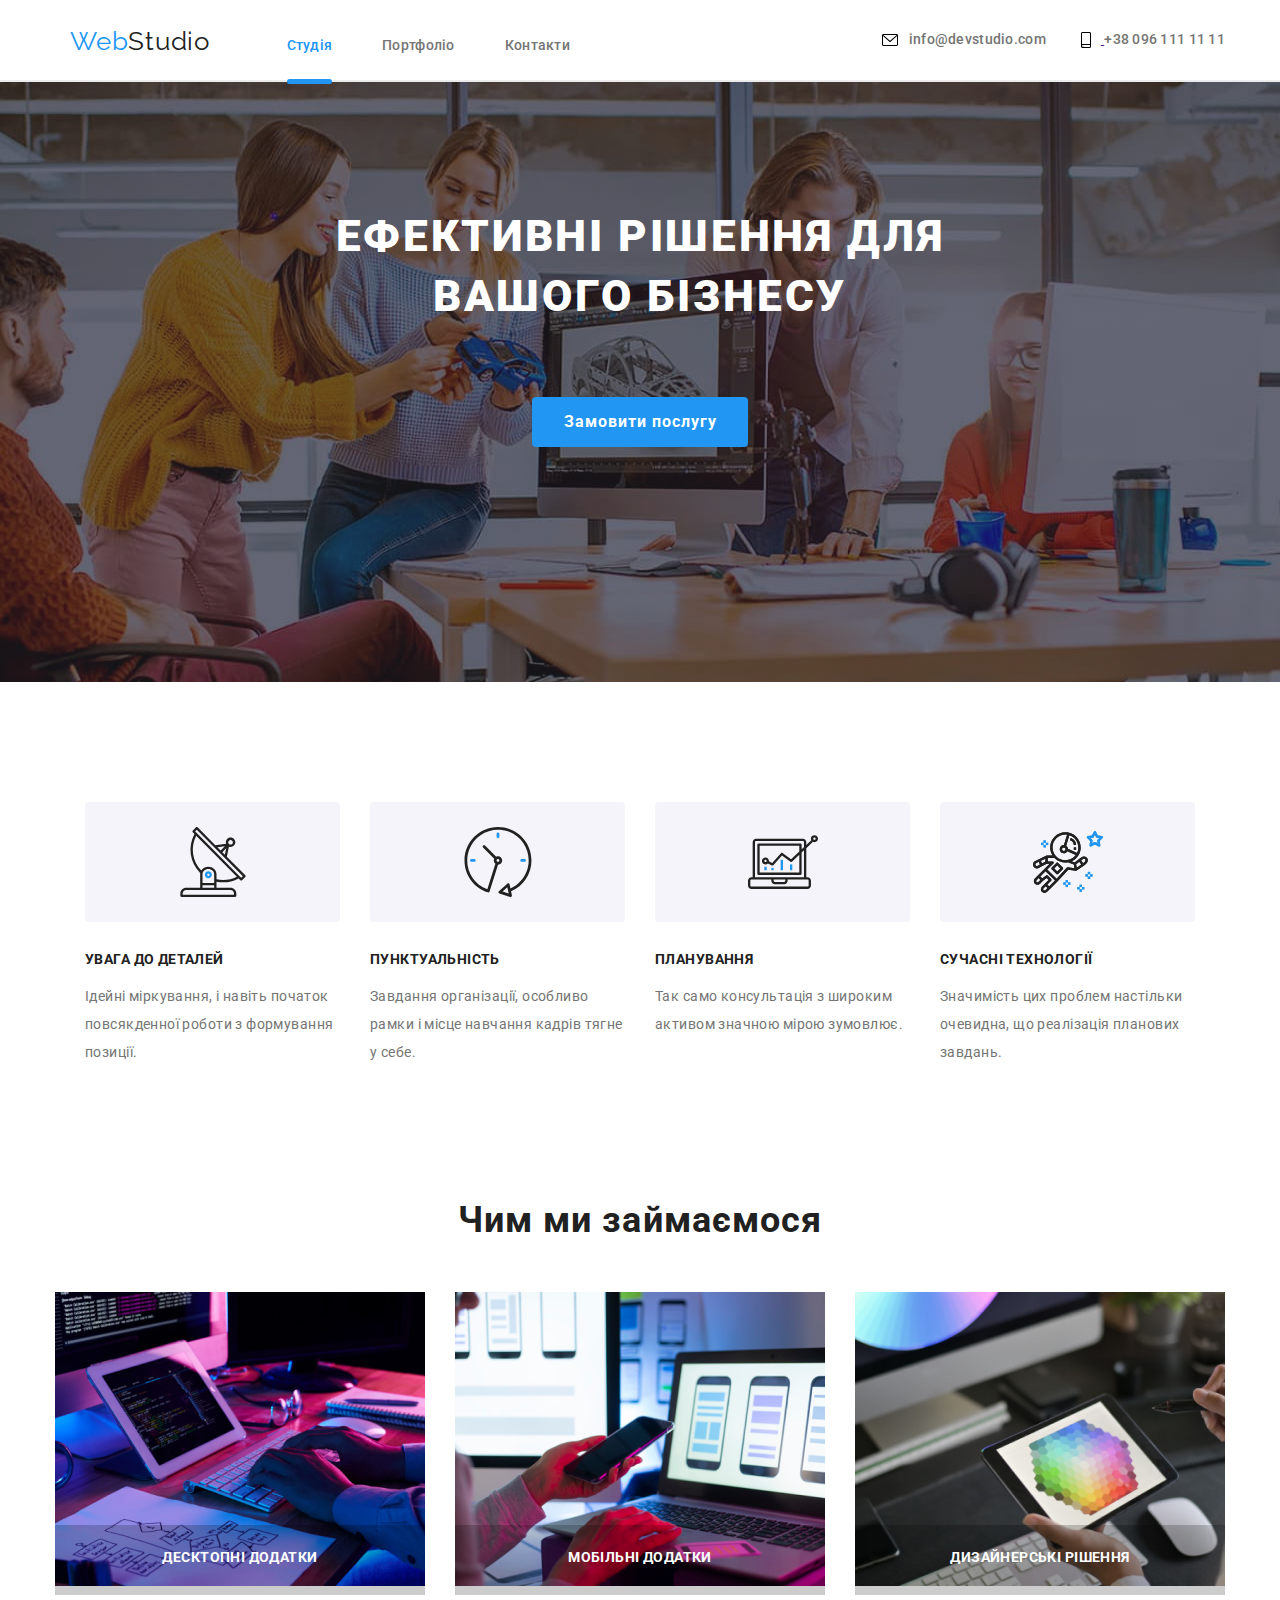
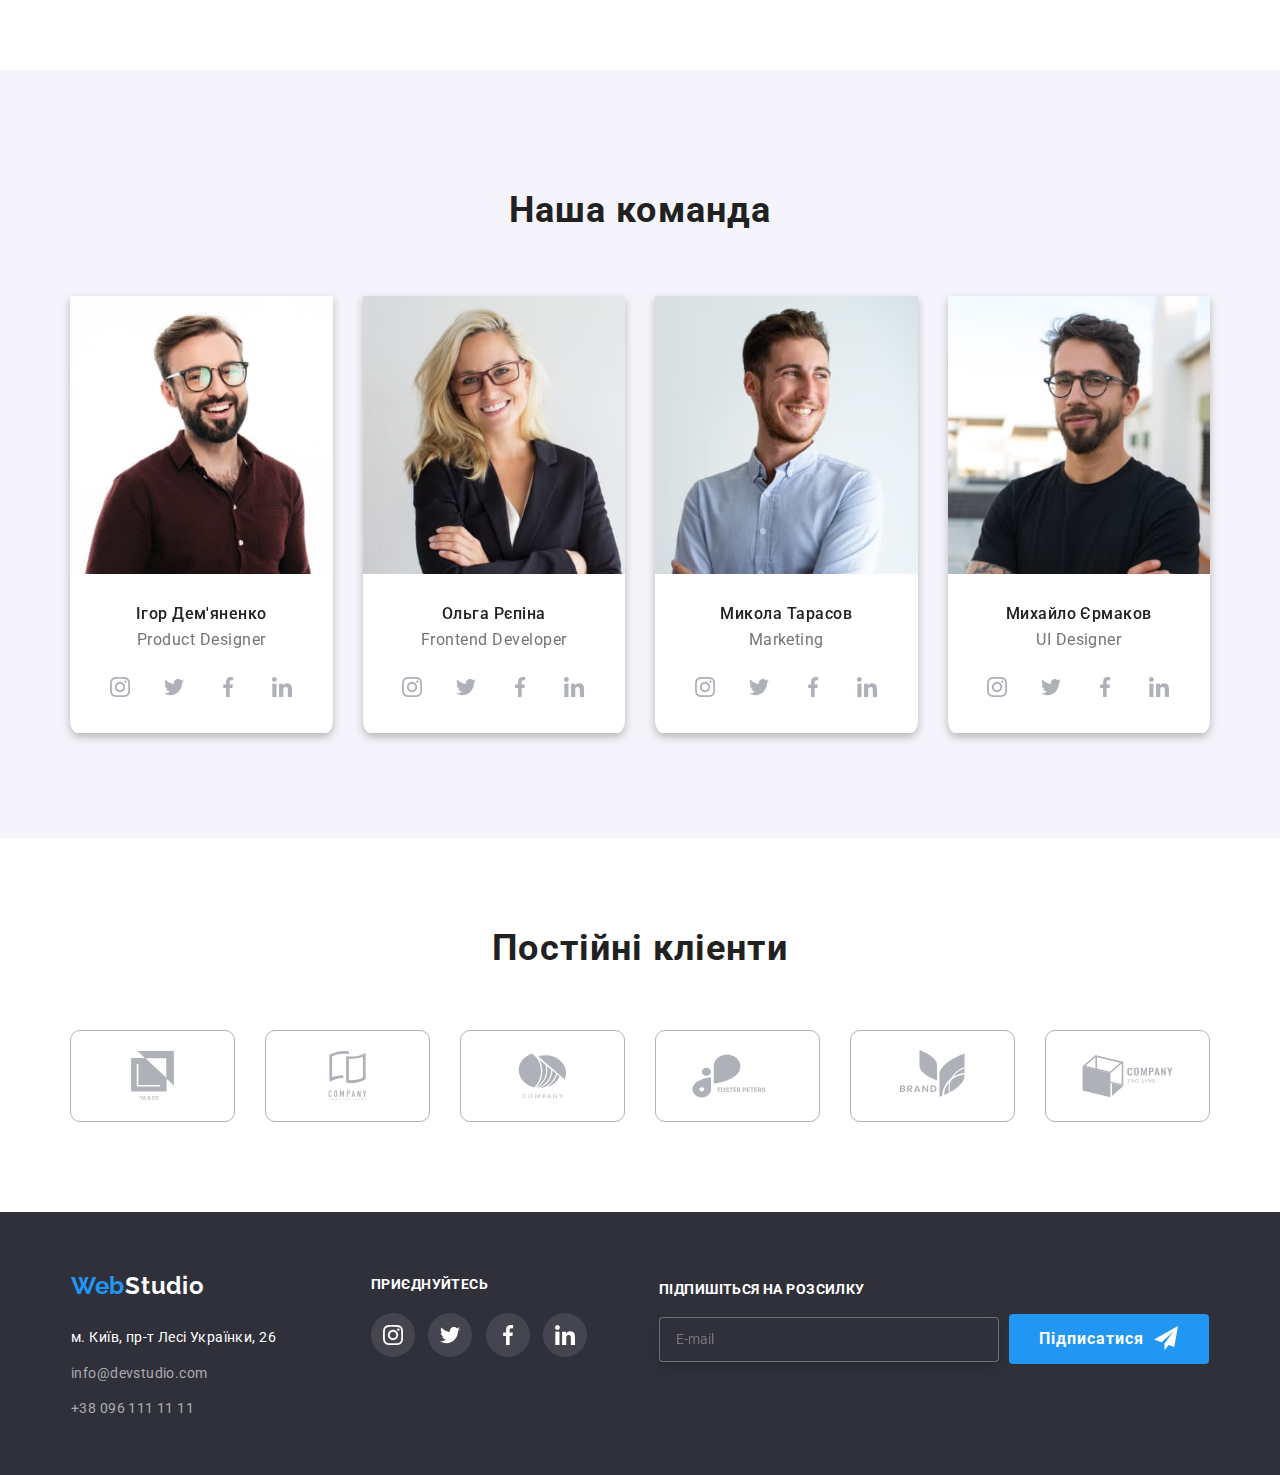
<file: index.html>
<!DOCTYPE html>
<html lang="uk">
  <head>
    <meta charset="UTF-8" />
    <meta http-equiv="X-UA-Compatible" content="IE=edge" />
    <meta name="viewport" content="width=device-width, initial-scale=1.0" />

    <link
      href="https://fonts.googleapis.com/css2?family=Hammersmith+One&family=Raleway:wght@700&family=Roboto:wght@400;500;700;900&display=swap"
      rel="stylesheet"
    />

    <link
      rel="stylesheet"
      href="https://cdnjs.cloudflare.com/ajax/libs/modern-normalize/1.1.0/modern-normalize.min.css"
    />
    <link rel="stylesheet" href="./css/adaptive.min.css" />
    <title>WebStudio</title>
  </head>
  <body class="page">
    <!-- Шапка сайта -->
    <header class="main-header">
      <div class="header">
        <a href="" class="logo">Web<span class="logo-studio">Studio</span></a>
        <nav class="navigation" id="navigation" data-menu>
          <ul class="navigation-list">
            <li class="navigation-item">
              <a
                class="navigation-link navigation-link_active"
                href="./index.html"
                >Студія</a
              >
            </li>
            <li class="navigation-item">
              <a class="navigation-link" href="./portfolio.html">Портфоліо</a>
            </li>

            <li class="navigation-item">
              <a class="navigation-link" href="">Контакти</a>
            </li>
          </ul>

          <ul class="contact">
            <li class="contact-item contact-item__mrg">
              <div class="contact-svglink">
                <a href="" class="contact-link">
                  <svg class="contact-icon">
                    <use href="./image/symbol-defs.svg#iconmail"></use>
                  </svg>
                </a>
                <a href="mailto:info@devstudio.com" class="contact-link"
                  >info@devstudio.com</a
                >
              </div>
            </li>
            <li>
              <div class="contact-svglink">
                <a href="" class="link-phone">
                  <svg class="contact-icon">
                    <use href="./image/symbol-defs.svg#iconsmartphone"></use>
                  </svg>
                </a>
                <a
                  href="tel:+380961111111"
                  class="contact-link contact-link__phone"
                >
                  +38 096 111 11 11</a
                >
              </div>
            </li>
          </ul>
          <ul class="socialNetworks">
            <li class="socialNetworks-item">
              <a class="socialNetworks-link">Instagram</a>
            </li>
            <li class="socialNetworks-item socialNetworks-item__smallblock">
              <a class="socialNetworks-link">Twitter</a>
            </li>
            <li class="socialNetworks-item">
              <a class="socialNetworks-link">Facebook</a>
            </li>
            <li class="socialNetworks-item socialNetworks-item__smallblocktwo">
              <a class="socialNetworks-link">LinkedIn</a>
            </li>
          </ul>
        </nav>

        <button
          class="header-button"
          type="button"
          aria-expanded="false"
          aria-controls="navigation"
          data-menu-button
        >
          <svg
            aria-lebel="Переключатель мобильного меню"
            height="16"
            width="24"
          >
            <use
              class="icon-menu"
              href="./image/modalSvg/symbol-defs.svg#iconmenu"
            ></use>

            <use
              class="icon-close"
              href="./image/modalSvg/symbol-defs.svg#iconclose"
            ></use>
          </svg>
        </button>
      </div>
    </header>
    <main>
      <!-- Герой -->
      <section class="hero">
        <div class="hero-conteyner">
          <h1 class="hero-title">
            Ефективні рішення для <br />
            вашого бізнесу
          </h1>
          <button class="button" data-open-modal>Замовити послугу</button>
        </div>
      </section>
      <!--Особливості-->

      <section class="particularities">
        <div class="particularities-conteyner">
          <!-- <h2 class="title">Особливості</h2> -->
          <ul class="particularitiesList">
            <li class="particularitiesList-item">
              <div class="particularitiesList-block">
                <svg class="icon-antenna">
                  <!-- <use href="./image/symbol-defs.svg#iconantenna "></use> -->
                </svg>
              </div>
              <h3 class="particularitiesList-title">УВАГА ДО ДЕТАЛЕЙ</h3>
              <p>
                Ідейні міркування, і навіть початок повсякденної роботи з
                формування позиції.
              </p>
            </li>
            <li class="particularitiesList-item">
              <div class="particularitiesList-block">
                <svg class="icon-clock">
                  <!-- <use href="./image/symbol-defs.svg#iconclock"></use> -->
                </svg>
              </div>
              <h3 class="particularitiesList-title">ПУНКТУАЛЬНІСТЬ</h3>
              <p>
                Завдання організації, особливо рамки і місце навчання кадрів
                тягне у себе.
              </p>
            </li>
            <li class="particularitiesList-item">
              <div class="particularitiesList-block">
                <svg class="icon-diagram">
                  <!-- <use href="./image/symbol-defs.svg#icondiagram"></use> -->
                </svg>
              </div>
              <h3 class="particularitiesList-title">ПЛАНУВАННЯ</h3>
              <p>
                Так само консультація з широким активом значною мірою зумовлює.
              </p>
            </li>
            <li class="particularitiesList-item">
              <div class="particularitiesList-block">
                <svg class="icon-astronaut">
                  <use href="./image/symbol-defs.svg#iconastronaut"></use>
                </svg>
              </div>
              <h3 class="particularitiesList-title">СУЧАСНІ ТЕХНОЛОГІЇ</h3>
              <p class="no-margin">
                Значимість цих проблем настільки очевидна, що реалізація
                планових завдань.
              </p>
            </li>
          </ul>
        </div>
      </section>
      <!--Чим ми займаємося-->
      <section class="whatAreWeDoing">
        <div class="whatAreWeDoing-conteyner">
          <h2 class="whatAreWeDoing-title">Чим ми займаємося</h2>
          <ul class="whatWeDo-list">
            <li>
              <div class="card">
                <img src="./image/img.png" alt="" width="370" height="294" />
                <div class="decorblock">
                  <p class="textcard">Десктопні додатки</p>
                </div>
              </div>
            </li>
            <li>
              <div class="card">
                <img
                  class="img"
                  src="./image/img(1).png"
                  alt=""
                  width="370"
                  height="294"
                />
                <div class="decorblock">
                  <p class="textcard">Мобільні додатки</p>
                </div>
              </div>
            </li>

            <li>
              <div class="card">
                <img src="./image/img(2).png" alt="" width="370" height="294" />
                <div class="decorblock">
                  <p class="textcard">Дизайнерські Рішення</p>
                </div>
              </div>
            </li>
          </ul>
        </div>
      </section>
      <!--Наша команда-->
      <section class="ourteam">
        <div class="ourteam-conteyner">
          <h2 class="ourteam-title">Наша команда</h2>
          <ul class="teamList">
            <li class="teamList-item">
              <picture>
                <source
                  srcset="
                    ./adaptive_images/Product_Designer1x_phone.jpg 1x,
                    ./adaptive_images/Product_Designer2x_phone.jpg 2x
                  "
                  media="(max-width: 767px)"
                />

                <source
                  srcset="
                    ./adaptive_images/Product_Designer_tablet.jpg   1x,
                    ./adaptive_images/Product_Designer2x_tablet.jpg 2x
                  "
                  media="(min-width: 768px)"
                />
                <source
                  srcset="
                    ./adaptive_images/Product_Designer_desktop.jpg  1x,
                    ./adaptive_images/Product_Designe@2xdesktop.jpg 2x
                  "
                  media="(min-width: 1200px)"
                />

                <source src="" />
                <img
                  class="teamList-photo"
                  src="./adaptive_images/Product_esigner_tablet.jpg"
                  alt="Product Designer"
                />
              </picture>

              <h3 class="teamList-title">Ігор Дем'яненко</h3>
              <p class="teamList-text">Product Designer</p>
              <ul class="menu">
                <li>
                  <a
                    href="https://www.instagram.com/"
                    class="menu-link"
                    target="_blank"
                    rel="noreferrer noopener"
                    ><svg class="menu-icon">
                      <use href="./image/symbol-defs.svg#iconinstagram"></use>
                    </svg>
                  </a>
                </li>
                <li>
                  <a
                    href="https://twitter.com/i/flow/login"
                    class="menu-link"
                    target="_blank"
                    rel="noreferrer noopener"
                    ><svg class="menu-icon">
                      <use href="./image/symbol-defs.svg#icontwitter"></use>
                    </svg>
                  </a>
                </li>
                <li>
                  <a
                    href="https://ru-ru.facebook.com/login.php"
                    class="menu-link"
                    target="_blank"
                    rel="noreferrer noopener"
                    ><svg class="menu-icon">
                      <use href="./image/symbol-defs.svg#iconfacebook"></use>
                    </svg>
                  </a>
                </li>
                <li>
                  <a
                    href="https://ua.linkedin.com/"
                    class="menu-link"
                    target="_blank"
                    rel="noreferrer noopener"
                  >
                    <svg class="menu-icon">
                      <use href="./image/symbol-defs.svg#iconlinkedin"></use>
                    </svg>
                  </a>
                </li>
              </ul>
            </li>

            <li class="teamList-item">
              <picture>
                <source
                  srcset="
                    ./adaptive_images/Frontend_Developer_phone.jpg    1x,
                    ./adaptive_images/Frontend_Developer_phone_2X.jpg 2x
                  "
                  media="(max-width: 767px)"
                />

                <source
                  srcset="
                    ./adaptive_images/Frontend_Developer_tablet.jpg    1x,
                    ./adaptive_images/Frontend_Developer_tablet_2x.jpg 2x
                  "
                  media="(min-width: 768px)"
                />
                <source
                  srcset="
                    ./adaptive_images/Frontend_Developer_desktop.jpg    1x,
                    ./adaptive_images/Frontend_Developer_desktop_2X.jpg 2x
                  "
                  media="(min-width: 1200px)"
                />

                <source src="" />
                <img
                  class="teamList-photo"
                  src="./adaptive_images/Frontend_Developer_tablet.jpg"
                  alt="Product Designer"
                />
              </picture>
              <h3 class="teamList-title">Ольга Рєпіна</h3>
              <p class="teamList-text">Frontend Developer</p>
              <ul class="menu list">
                <li>
                  <a
                    href="https://www.instagram.com/"
                    class="menu-link"
                    target="_blank"
                    rel="noreferrer noopener"
                    ><svg class="menu-icon">
                      <use href="./image/symbol-defs.svg#iconinstagram"></use>
                    </svg>
                  </a>
                </li>
                <li>
                  <a
                    href="https://twitter.com/i/flow/login"
                    class="menu-link"
                    target="_blank"
                    rel="noreferrer noopener"
                    ><svg class="menu-icon">
                      <use href="./image/symbol-defs.svg#icontwitter"></use>
                    </svg>
                  </a>
                </li>
                <li>
                  <a
                    href="https://ru-ru.facebook.com/login.php"
                    class="menu-link"
                    target="_blank"
                    rel="noreferrer noopener"
                    ><svg class="menu-icon">
                      <use href="./image/symbol-defs.svg#iconfacebook"></use>
                    </svg>
                  </a>
                </li>
                <li>
                  <a
                    href="https://ua.linkedin.com/"
                    class="menu-link"
                    target="_blank"
                    rel="noreferrer noopener"
                  >
                    <svg class="menu-icon">
                      <use href="./image/symbol-defs.svg#iconlinkedin"></use>
                    </svg>
                  </a>
                </li>
              </ul>
            </li>

            <li class="teamList-item">
              <picture>
                <source
                  srcset="
                    ./adaptive_images/imgMarketing_phone.jpg   1x,
                    ./adaptive_images/imgMarketing_phone_2x.jpg 2x
                  "
                  media="(max-width: 767px)"
                />

                <source
                  srcset="
                    ./adaptive_images/imgMarketing_tablet.jpg    1x,
                    ./adaptive_images/imgMarketing_tablet_2x.jpg 2x
                  "
                  media="(min-width: 768px)"
                />
                <source
                  srcset="
                    ./adaptive_images/imgMarketing_desktop.jpg    1x,
                    ./adaptive_images/imgMarketing_desktop_2x.jpg 2x
                  "
                  media="(min-width: 1200px)"
                />

                <source src="" />
                <img
                  class="teamList-photo"
                  src="./adaptive_images/imgMarketing_tablet.jpg"
                  alt="Marketing"
                />
              </picture>
              <h3 class="teamList-title">Микола Тарасов</h3>
              <p class="teamList-text">Marketing</p>
              <ul class="menu list">
                <li>
                  <a
                    href="https://www.instagram.com/"
                    class="menu-link"
                    target="_blank"
                    rel="noreferrer noopener"
                    ><svg class="menu-icon">
                      <use href="./image/symbol-defs.svg#iconinstagram"></use>
                    </svg>
                  </a>
                </li>
                <li>
                  <a
                    href="https://twitter.com/i/flow/login"
                    class="menu-link"
                    target="_blank"
                    rel="noreferrer noopener"
                    ><svg class="menu-icon">
                      <use href="./image/symbol-defs.svg#icontwitter"></use>
                    </svg>
                  </a>
                </li>
                <li>
                  <a
                    href="https://ru-ru.facebook.com/login.php"
                    class="menu-link"
                    target="_blank"
                    rel="noreferrer noopener"
                    ><svg class="menu-icon">
                      <use href="./image/symbol-defs.svg#iconfacebook"></use>
                    </svg>
                  </a>
                </li>
                <li>
                  <a
                    href="https://ua.linkedin.com/"
                    class="menu-link"
                    target="_blank"
                    rel="noreferrer noopener"
                  >
                    <svg class="menu-icon">
                      <use href="./image/symbol-defs.svg#iconlinkedin"></use>
                    </svg>
                  </a>
                </li>
              </ul>
            </li>

            <li class="teamList-item">
              <picture>
                <source
                  srcset="
                    ./adaptive_images/imgUI_Designer_phone.jpg   1x,
                    ./adaptive_images/imgUI_Designer_phone_2x.jpg 2x
                  "
                  media="(max-width: 767px)"
                />

                <source
                  srcset="
                    ./adaptive_images/imgUI_Designer_tablet.jpg    1x,
                    ./adaptive_images/imgUI_Designer_tablet_2x.jpg 2x
                  "
                  media="(min-width: 768px)"
                />
                <source
                  srcset="
                    ./adaptive_images/imgUI_Designer_desktop.jpg    1x,
                    ./adaptive_images/imgUI_Designer_desktop_2x.jpg 2x
                  "
                  media="(min-width: 1200px)"
                />

                <source src="" />
                <img
                  class="teamList-photo"
                  src="./adaptive_images/imgUI_Designer_tablet_2x.jpg"
                  alt="UI_Designer"
                />
              </picture>
              <h3 class="teamList-title">Михайло Єрмаков</h3>
              <p class="teamList-text">UI Designer</p>
              <ul class="menu">
                <li>
                  <a
                    href="https://www.instagram.com/"
                    class="menu-link"
                    target="_blank"
                    rel="noreferrer noopener"
                    ><svg class="menu-icon">
                      <use href="./image/symbol-defs.svg#iconinstagram"></use>
                    </svg>
                  </a>
                </li>
                <li>
                  <a
                    href="https://twitter.com/i/flow/login"
                    class="menu-link"
                    target="_blank"
                    rel="noreferrer noopener"
                    ><svg class="menu-icon">
                      <use href="./image/symbol-defs.svg#icontwitter"></use>
                    </svg>
                  </a>
                </li>
                <li>
                  <a
                    href="https://ru-ru.facebook.com/login.php"
                    class="menu-link"
                    target="_blank"
                    rel="noreferrer noopener"
                    ><svg class="menu-icon">
                      <use href="./image/symbol-defs.svg#iconfacebook"></use>
                    </svg>
                  </a>
                </li>
                <li>
                  <a
                    href="https://ua.linkedin.com/"
                    class="menu-link"
                    target="_blank"
                    rel="noreferrer noopener"
                  >
                    <svg class="menu-icon">
                      <use href="./image/symbol-defs.svg#iconlinkedin"></use>
                    </svg>
                  </a>
                </li>
              </ul>
            </li>
          </ul>
        </div>
      </section>
      <!-- Постійні кліенти -->
      <section class="client">
        <div class="client-conteyner">
          <h2 class="client-title">Постійні кліенти</h2>
          <ul class="clientList">
            <li class="clientList-item">
              <a class="" href="">
                <svg class="clientList-icon">
                  <use href="./image/symbol-defs.svg#iconclientone"></use>
                </svg>
              </a>
            </li>
            <li class="clientList-item">
              <a class="" href="">
                <svg class="clientList-icon">
                  <use href="./image/symbol-defs.svg#iconclienttwo"></use>
                </svg>
              </a>
            </li>
            <li class="clientList-item">
              <a class="" href="">
                <svg class="clientList-icon">
                  <use href="./image/symbol-defs.svg#iconclientthree"></use>
                </svg>
              </a>
            </li>
            <li class="clientList-item">
              <a class="" href="">
                <svg class="clientList-iconfour">
                  <use href="./image/symbol-defs.svg#iconclientfour"></use>
                </svg>
              </a>
            </li>
            <li class="clientList-item">
              <a class="" href="">
                <svg class="clientList-iconfive">
                  <use href="./image/symbol-defs.svg#iconclientfive"></use>
                </svg>
              </a>
            </li>
            <li class="clientList-item">
              <a class="" href="">
                <svg class="clientList-iconsix">
                  <use href="./image/symbol-defs.svg#iconclientsix"></use>
                </svg>
              </a>
            </li>
          </ul>
        </div>
      </section>
    </main>

    <!-- Футер-->
    <footer class="footer">
      <div class="footer-conteyner">
        <div class="tabletFlex">
          <div>
            <p class="footerLogo">
              Web<span class="footerLogo-studio">Studio</span>
            </p>
            <address>
              <p class="footerLogo-address">м. Київ, пр-т Лесі Українки, 26</p>

              <ul class="addressList">
                <li>
                  <a class="addressList-item" href="mailto:info@devstudio.com"
                    >info@devstudio.com</a
                  >
                </li>
                <li>
                  <a class="addressList-item margin" href="tel:+380961111111"
                    >+38 096 111 11 11</a
                  >
                </li>
              </ul>
            </address>
          </div>
          <div class="join">
            <p class="join-text">Приєднуйтесь</p>
            <ul class="linkList">
              <li class="linkList-icon">
                <a
                  href=" https://www.instagram.com/"
                  target="_blank"
                  rel="noreferrer noopener"
                  target="_blank"
                  rel="noreferrer noopener"
                  ><svg class="linkList-svg">
                    <use href="./image/symbol-defs.svg#iconinstagram"></use>
                  </svg>
                </a>
              </li>
              <li class="linkList-icon">
                <a
                  href=" https://twitter.com/i/flow/login"
                  target="_blank"
                  rel="noreferrer noopener"
                  target="_blank"
                  rel="noreferrer noopener"
                  ><svg class="linkList-svg">
                    <use href="./image/symbol-defs.svg#icontwitter"></use>
                  </svg>
                </a>
              </li>
              <li class="linkList-icon">
                <a
                  href="https://ru-ru.facebook.com/login.php"
                  target="_blank"
                  rel="noreferrer noopener"
                  target="_blank"
                  rel="noreferrer noopener"
                  ><svg class="linkList-svg">
                    <use href="./image/symbol-defs.svg#iconfacebook"></use>
                  </svg>
                </a>
              </li>
              <li class="linkList-icon">
                <a
                  href="https://ua.linkedin.com/"
                  target="_blank"
                  rel="noreferrer noopener"
                  target="_blank"
                  rel="noreferrer noopener"
                >
                  <svg class="linkList-svg">
                    <use href="./image/symbol-defs.svg#iconlinkedin"></use>
                  </svg>
                </a>
              </li>
            </ul>
          </div>
        </div>

        <div class="formDiv">
          <form class="formDiv-form" action="">
            <label for="footeremail">Підпишіться на розсилку</label>
            <input type="footeremail" name="footeremail" id="footeremail" placeholder="E-mail" />
          </form>
          <button class="formDiv-button">Підписатися</button>
        </div>
      </div>
    </footer>
    <!-- Модальне вікно -->
    <div class="backdrop is-hidden" data-backdrop>
      <div class="modal">
        <button class="modal-close" data-close-modal>
          <svg class="modal-iconClose">
            <use href="./image/symbol-defstwo.svg#iconVector"></use>
          </svg>
        </button>
        <b class="modal-title">Залиште свої дані, ми вам передзвонимо</b>

        <form class="form" action="" autocomplete="on">
          <div class="form-field">
            <input placeholder=" " type="name" name="name" id="name" />
            <label class="textlebel" for="name">Ім'я</label>

            <svg class="form-icon">
              <use href="./image/symbol-defstwo.svg#iconpeopleform"></use>
            </svg>
          </div>

          <div class="form-field">
            <input placeholder=" " type="tel" name="tel" id="tel" />
            <label class="textlebel" for="tel">Телефон</label>

            <svg class="form-icon">
              <use href="./image/symbol-defstwo.svg#iconphoneform"></use>
            </svg>
          </div>
          <div class="form-field">
            <input placeholder=" " type="email" name="email" id="email" />
            <label class="textlebel" for="email">Пошта</label>

            <svg class="form-icon">
              <use href="./image/symbol-defstwo.svg#iconemailform"></use>
            </svg>
          </div>
          <div class="formFieldTwo">
            <textarea
              class="formFieldTwo-text"
              name=""
              id="coment"
              cols="30"
              rows="5"
              placeholder=" "
            ></textarea>
            <label class="formFieldTwo-coment" for="coment"> Коментар </label>
          </div>
          <label class="checkbox" for="checkbox">
            <input class="" type="checkbox" name="checkbox" id="checkbox" />
            <span class="checkbox-custom"></span>
            Погоджуюся з розсилкою та приймаю
            <a class="checkbox-link" href="">Умови договору</a></label
          >

          <button class="modal-button" type="submit">Відправити</button>
        </form>
      </div>
    </div>
    <!-- скрипт модального окна -->
    <script src="./JS/indexFormOpen.js"></script>
    <!-- скрипт меню хедера -->
    <script src="./JS/menuOpen.js"></script>
  </body>
</html>
</file>
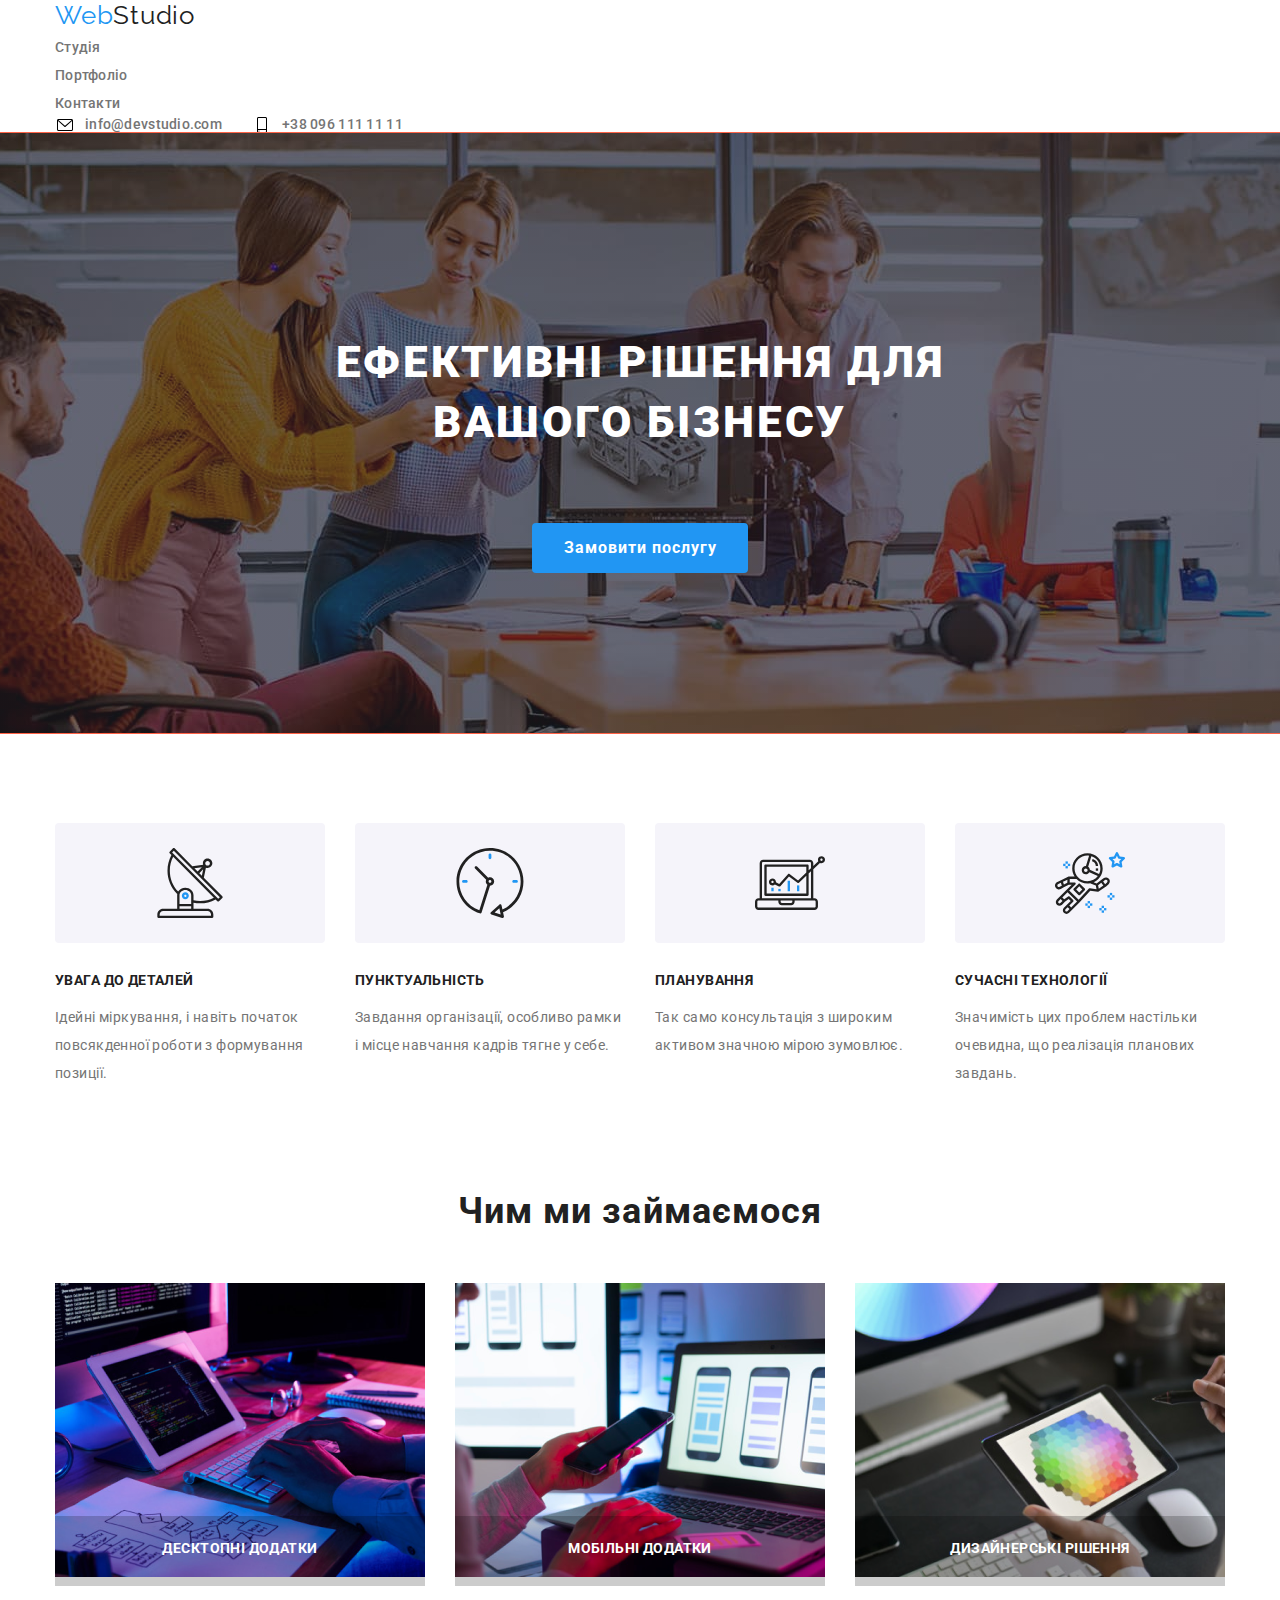
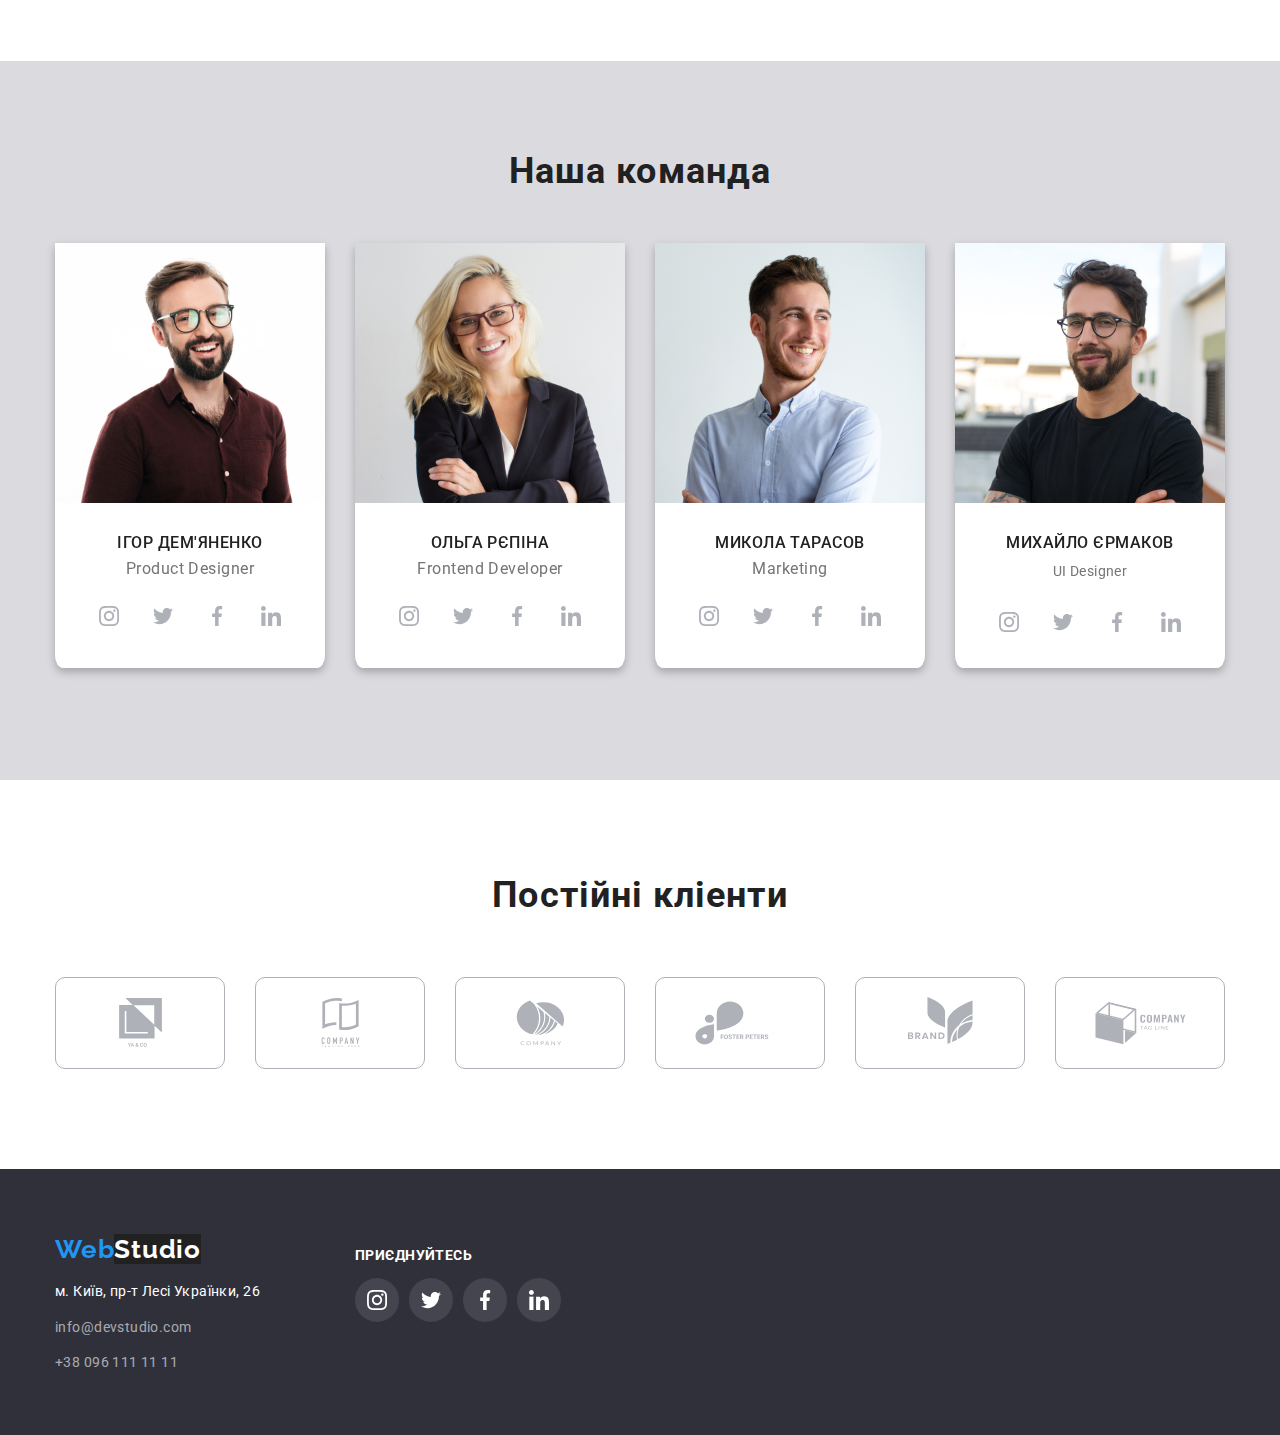
<file: firstproject.html>
<!DOCTYPE html>
<html lang="uk">
  <head>
    <meta charset="UTF-8" />
    <meta http-equiv="X-UA-Compatible" content="IE=edge" />
    <meta name="viewport" content="width=device-width, initial-scale=1.0" />

    <link
      href="https://fonts.googleapis.com/css2?family=Hammersmith+One&family=Raleway:wght@700&family=Roboto:wght@400;500;700;900&display=swap"
      rel="stylesheet"
    />

    <link
      rel="stylesheet"
      href="https://cdnjs.cloudflare.com/ajax/libs/modern-normalize/1.1.0/modern-normalize.min.css"
    />
    <link rel="stylesheet" href="/css/styles.css" />
    <title>WebStudio</title>
  </head>
  <body class="page">
    <!-- Шапка сайта -->
    <header class="page-header">
      <div class="conteyner navigetion">
        <nav class="navigetion">
          <a href="" class="logo">Web<span class="studio">Studio</span></a>
          <ul class="site-nav list">
            <li>
              <a class="link" href="">Студія</a>
            </li>
            <li>
              <a class="link" href="./portfolio.html" target="_blank"
                >Портфоліо</a
              >
            </li>

            <li>
              <a class="link" href="">Контакти</a>
            </li>
          </ul>
        </nav>
        <ul class="mailphone-nav list">
          <li class="svglink mrg">
            <a href="" class="link">
              <svg class="headicon">
                <use href="./image/symbol-defs.svg#iconmail"></use>
              </svg>
            </a>
            <a href="mailto:info@devstudio.com" class="link"
              >info@devstudio.com</a
            >
          </li>
          <li>
            <div class="svglink">
              <a href="" class="link">
                <svg class="headicon">
                  <use href="./image/symbol-defs.svg#iconsmartphone"></use>
                </svg>
              </a>
              <a href="tel:+380961111111" class="link"> +38 096 111 11 11</a>
            </div>
          </li>
        </ul>
      </div>
    </header>
    <main>
      <!-- Герой -->
      <section class="hero">
        <div class="hero">
          <h1 class="hero-title">
            Ефективні рішення для <br />
            вашого бізнесу
          </h1>
          <button class="button" data-open-modal>Замовити послугу</button>
        </div>
      </section>
      <!--Особливості-->

      <section class="particularities">
        <div class="conteyner">
          <!-- <h2 class="title">Особливості</h2> -->
          <ul class="particularitys list">
            <li class="item">
              <div class="block">
                <svg class="icon-antenna-one">
                  <use href="./image/symbol-defs.svg#iconantenna "></use>
                </svg>
              </div>
              <h3 class="title">УВАГА ДО ДЕТАЛЕЙ</h3>
              <p>
                Ідейні міркування, і навіть початок повсякденної роботи з
                формування позиції.
              </p>
            </li>
            <li class="item one">
              <div class="block">
                <svg class="icon-clock-one">
                  <use href="./image/symbol-defs.svg#iconclock"></use>
                </svg>
              </div>
              <h3 class="title">ПУНКТУАЛЬНІСТЬ</h3>
              <p>
                Завдання організації, особливо рамки і місце навчання кадрів
                тягне у себе.
              </p>
            </li>
            <li class="item two">
              <div class="block">
                <svg class="icon-comp">
                  <use href="./image/symbol-defs.svg#icondiagram"></use>
                </svg>
              </div>
              <h3 class="title">ПЛАНУВАННЯ</h3>
              <p>
                Так само консультація з широким активом значною мірою зумовлює.
              </p>
            </li>
            <li class="item three">
              <div class="block">
                <svg class="iconastronaut">
                  <use href="./image/symbol-defs.svg#iconastronaut"></use>
                </svg>
              </div>
              <h3 class="title">СУЧАСНІ ТЕХНОЛОГІЇ</h3>
              <p class="no-margin">
                Значимість цих проблем настільки очевидна, що реалізація
                планових завдань.
              </p>
            </li>
          </ul>
        </div>
      </section>
      <!--Чим ми займаємося-->
      <section class="section">
        <div class="conteyner">
          <h2 class="title">Чим ми займаємося</h2>
          <ul class="what-we-do list">
            <li>
              <div class="card">
                <img src="/image/img.png" alt="" width="370" height="294" />
                <div class="decorblock">
                  <p class="textcard">Десктопні додатки</p>
                </div>
              </div>
            </li>
            <li>
              <div class="card">
                <img
                  class="img"
                  src="/image/img(1).png"
                  alt=""
                  width="370"
                  height="294"
                />
                <div class="decorblock">
                  <p class="textcard">Мобільні додатки</p>
                </div>
              </div>
            </li>

            <li>
              <div class="card">
                <img src="/image/img(2).png" alt="" width="370" height="294" />
                <div class="decorblock">
                  <p class="textcard">Дизайнерські Рішення</p>
                </div>
              </div>
            </li>
          </ul>
        </div>
      </section>
      <!--Наша команда-->
      <section class="section ourteam">
        <div class="conteyner">
          <h2 class="main-our-team-title">Наша команда</h2>
          <ul class="ourteam list">
            <div class="item">
              <li>
                <img src="/image/photo(1).jpg" alt="" width="270" />
                <h3 class="title">Ігор Дем'яненко</h3>
                <p class="text">Product Designer</p>
                <ul class="menu list">
                  <li>
                    <a
                      href="https://www.instagram.com/"
                      class="btn"
                      target="_blank"
                      rel="noreferrer noopener"
                      ><svg class="btn-icon">
                        <use href="./image/symbol-defs.svg#iconinstagram"></use>
                      </svg>
                    </a>
                  </li>
                  <li>
                    <a
                      href="https://twitter.com/i/flow/login"
                      class="btn"
                      target="_blank"
                      rel="noreferrer noopener"
                      ><svg class="btn-icon">
                        <use href="./image/symbol-defs.svg#icontwitter"></use>
                      </svg>
                    </a>
                  </li>
                  <li>
                    <a
                      href="https://ru-ru.facebook.com/login.php"
                      class="btn"
                      target="_blank"
                      rel="noreferrer noopener"
                      ><svg class="btn-icon">
                        <use href="./image/symbol-defs.svg#iconfacebook"></use>
                      </svg>
                    </a>
                  </li>
                  <li>
                    <a
                      href="https://ua.linkedin.com/"
                      class="btn"
                      target="_blank"
                      rel="noreferrer noopener"
                    >
                      <svg class="btn-icon">
                        <use href="./image/symbol-defs.svg#iconlinkedin"></use>
                      </svg>
                    </a>
                  </li>
                </ul>
              </li>
            </div>

            <div class="item">
              <li>
                <img src="/image/photo(2).jpg" alt="" width="270" />
                <h3 class="title">Ольга Рєпіна</h3>
                <p class="text">Frontend Developer</p>
                <ul class="menu list">
                  <li>
                    <a
                      href="https://www.instagram.com/"
                      class="btn"
                      target="_blank"
                      rel="noreferrer noopener"
                      ><svg class="btn-icon">
                        <use href="./image/symbol-defs.svg#iconinstagram"></use>
                      </svg>
                    </a>
                  </li>
                  <li>
                    <a
                      href="https://twitter.com/i/flow/login"
                      class="btn"
                      target="_blank"
                      rel="noreferrer noopener"
                      ><svg class="btn-icon">
                        <use href="./image/symbol-defs.svg#icontwitter"></use>
                      </svg>
                    </a>
                  </li>
                  <li>
                    <a
                      href="https://ru-ru.facebook.com/login.php"
                      class="btn"
                      target="_blank"
                      rel="noreferrer noopener"
                      ><svg class="btn-icon">
                        <use href="./image/symbol-defs.svg#iconfacebook"></use>
                      </svg>
                    </a>
                  </li>
                  <li>
                    <a
                      href="https://ua.linkedin.com/"
                      class="btn"
                      target="_blank"
                      rel="noreferrer noopener"
                    >
                      <svg class="btn-icon">
                        <use href="./image/symbol-defs.svg#iconlinkedin"></use>
                      </svg>
                    </a>
                  </li>
                </ul>
              </li>
            </div>

            <div class="item">
              <li>
                <img src="/image/photo(3).jpg" alt="" width="270" />
                <h3 class="title">Микола Тарасов</h3>
                <p class="text">Marketing</p>
                <ul class="menu list">
                  <li>
                    <a
                      href="https://www.instagram.com/"
                      class="btn"
                      target="_blank"
                      rel="noreferrer noopener"
                      ><svg class="btn-icon">
                        <use href="./image/symbol-defs.svg#iconinstagram"></use>
                      </svg>
                    </a>
                  </li>
                  <li>
                    <a
                      href="https://twitter.com/i/flow/login"
                      class="btn"
                      target="_blank"
                      rel="noreferrer noopener"
                      ><svg class="btn-icon">
                        <use href="./image/symbol-defs.svg#icontwitter"></use>
                      </svg>
                    </a>
                  </li>
                  <li>
                    <a
                      href="https://ru-ru.facebook.com/login.php"
                      class="btn"
                      target="_blank"
                      rel="noreferrer noopener"
                      ><svg class="btn-icon">
                        <use href="./image/symbol-defs.svg#iconfacebook"></use>
                      </svg>
                    </a>
                  </li>
                  <li>
                    <a
                      href="https://ua.linkedin.com/"
                      class="btn"
                      target="_blank"
                      rel="noreferrer noopener"
                    >
                      <svg class="btn-icon">
                        <use href="./image/symbol-defs.svg#iconlinkedin"></use>
                      </svg>
                    </a>
                  </li>
                </ul>
              </li>
            </div>
            <div class="item">
              <li>
                <img src="/image/photo(4).png" alt="" width="270" />
                <h3 class="title">Михайло Єрмаков</h3>
                <p class="tex">UI Designer</p>
                <ul class="menu list">
                  <li>
                    <a
                      href="https://www.instagram.com/"
                      class="btn"
                      target="_blank"
                      rel="noreferrer noopener"
                      ><svg class="btn-icon">
                        <use href="./image/symbol-defs.svg#iconinstagram"></use>
                      </svg>
                    </a>
                  </li>
                  <li>
                    <a
                      href="https://twitter.com/i/flow/login"
                      class="btn"
                      target="_blank"
                      rel="noreferrer noopener"
                      ><svg class="btn-icon">
                        <use href="./image/symbol-defs.svg#icontwitter"></use>
                      </svg>
                    </a>
                  </li>
                  <li>
                    <a
                      href="https://ru-ru.facebook.com/login.php"
                      class="btn"
                      target="_blank"
                      rel="noreferrer noopener"
                      ><svg class="btn-icon">
                        <use href="./image/symbol-defs.svg#iconfacebook"></use>
                      </svg>
                    </a>
                  </li>
                  <li>
                    <a
                      href="https://ua.linkedin.com/"
                      class="btn"
                      target="_blank"
                      rel="noreferrer noopener"
                    >
                      <svg class="btn-icon">
                        <use href="./image/symbol-defs.svg#iconlinkedin"></use>
                      </svg>
                    </a>
                  </li>
                </ul>
              </li>
            </div>
          </ul>
        </div>
      </section>
    </main>
    <!-- Постійні кліенти -->
    <section class="client">
      <div class="conteyner">
        <h2 class="title">Постійні кліенти</h2>
        <ul class="client list">
          <li class="child">
            <a class="clientblock" href="">
              <svg class="iconclient">
                <use href="./image/symbol-defs.svg#iconclientone"></use>
              </svg>
            </a>
          </li>
          <li class="child">
            <a class="clientblock" href="">
              <svg class="iconclient">
                <use href="./image/symbol-defs.svg#iconclienttwo"></use>
              </svg>
            </a>
          </li>
          <li class="child">
            <a class="clientblock" href="">
              <svg class="iconclient">
                <use href="./image/symbol-defs.svg#iconclientthree"></use>
              </svg>
            </a>
          </li>
          <li class="child">
            <a class="clientblock" href="">
              <svg class="iconclientfour">
                <use href="./image/symbol-defs.svg#iconclientfour"></use>
              </svg>
            </a>
          </li>
          <li class="child">
            <a class="clientblock" href="">
              <svg class="iconclientfive">
                <use href="./image/symbol-defs.svg#iconclientfive"></use>
              </svg>
            </a>
          </li>
          <li class="child">
            <a class="clientblock" href="">
              <svg class="iconclientsix">
                <use href="./image/symbol-defs.svg#iconclientsix"></use>
              </svg>
            </a>
          </li>
        </ul>
      </div>
    </section>
    <!-- Футер-->
    <footer class="footer">
      <div class="conteyner footer">
        <div class="footone">
          <p class="logo2">Web<span class="studio2">Studio</span></p>
          <address>
            <p class="adrs">м. Київ, пр-т Лесі Українки, 26</p>

            <ul class="adress list">
              <li>
                <a class="mailphone" href="mailto:info@devstudio.com"
                  >info@devstudio.com</a
                >
              </li>
              <li class="mailphone">
                <a class="mailphone" href="tel:+380961111111"
                  >+38 096 111 11 11</a
                >
              </li>
            </ul>
          </address>
        </div>
        <div class="foottwo">
          <p class="footertext">Приєднуйтесь</p>
          <ul class="footer list">
            <li class="icon">
              <a
                href=" https://www.instagram.com/"
                target="_blank"
                rel="noreferrer noopener"
                target="_blank"
                rel="noreferrer noopener"
                ><svg class="icon-one">
                  <use href="./image/symbol-defs.svg#iconinstagram"></use>
                </svg>
              </a>
            </li>
            <li class="icon">
              <a
                href=" https://twitter.com/i/flow/login"
                target="_blank"
                rel="noreferrer noopener"
                target="_blank"
                rel="noreferrer noopener"
                ><svg class="icon-two">
                  <use href="./image/symbol-defs.svg#icontwitter"></use>
                </svg>
              </a>
            </li>
            <li class="icon">
              <a
                href="https://ru-ru.facebook.com/login.php"
                target="_blank"
                rel="noreferrer noopener"
                target="_blank"
                rel="noreferrer noopener"
                ><svg class="icon-three">
                  <use href="./image/symbol-defs.svg#iconfacebook"></use>
                </svg>
              </a>
            </li>
            <li class="icon">
              <a
                href="https://ua.linkedin.com/"
                target="_blank"
                rel="noreferrer noopener"
                target="_blank"
                rel="noreferrer noopener"
              >
                <svg class="icon-four">
                  <use href="./image/symbol-defs.svg#iconlinkedin"></use>
                </svg>
              </a>
            </li>
          </ul>
        </div>
      </div>
    </footer>
    <div class="backdrop is-hidden" data-backdrop>
      <div class="modal">
        <batton class="modalbutton" data-close-modal>Відправити</batton>
      </div>
    </div>
    <script>
      const refs = {
        openModalBtn: document.querySelector("[data-open-modal]"),
        closeModalBtn: document.querySelector("[data-close-modal]"),
        backdrop: document.querySelector("[data-backdrop]"),
      };
      refs.openModalBtn.addEventListener("click", toggleModal);
      refs.closeModalBtn.addEventListener("click", toggleModal);

      refs.backdrop.addEventListener("click", logBackDropClick);

      function toggleModal() {
        refs.backdrop.classList.toggle("is-hidden");
      }
      function logBackDropClick() {
        console.log("Это клик в бекдроп");
      }
    </script>
  </body>
</html>
</file>
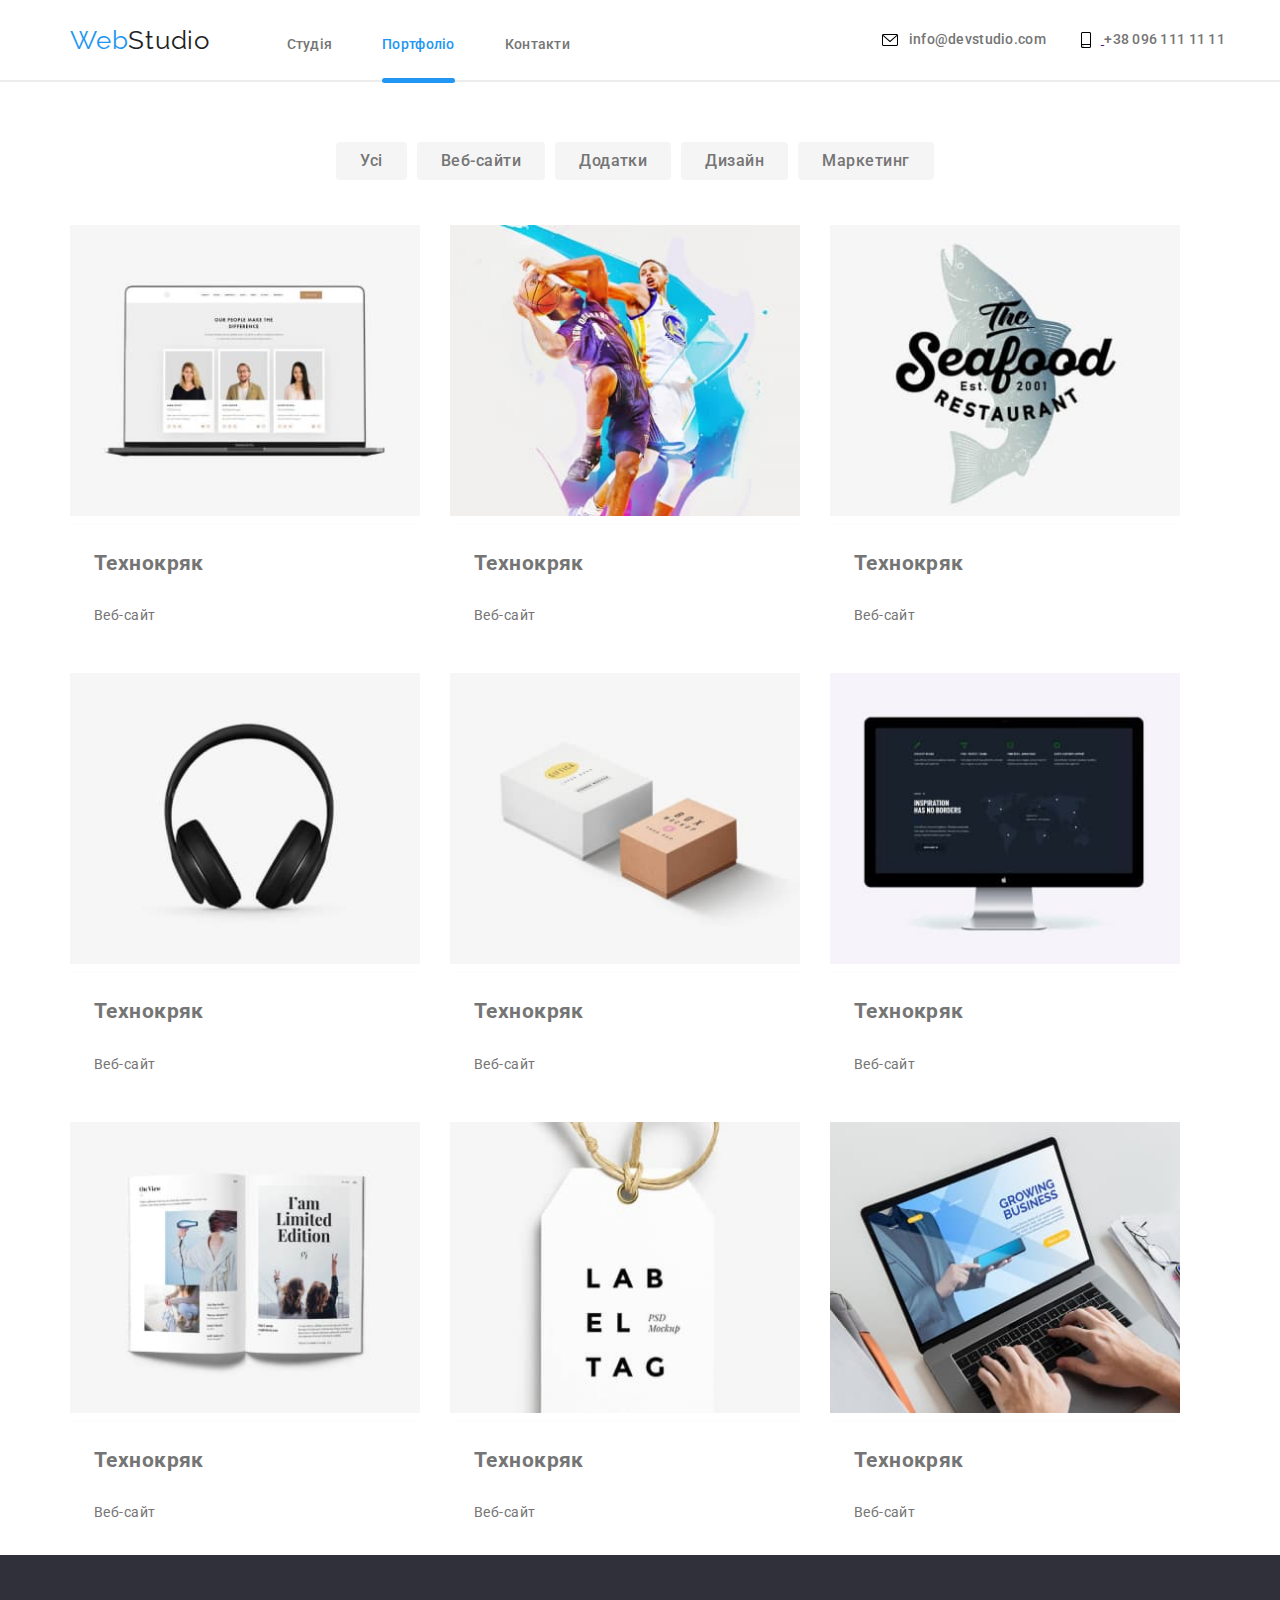
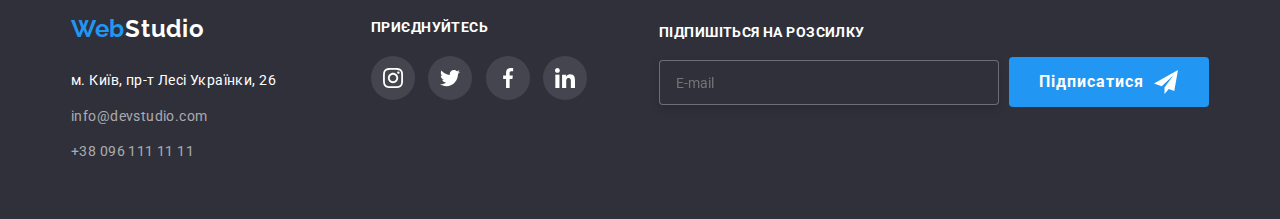
<file: portfolio.html>
<!DOCTYPE html>
<html lang="en">
  <head>
    <meta charset="UTF-8" />
    <meta http-equiv="X-UA-Compatible" content="IE=edge" />
    <meta name="viewport" content="width=device-width, initial-scale=1.0" />
    <title>Portfolio</title>

    <link
      href="https://fonts.googleapis.com/css2?family=Hammersmith+One&family=Raleway:wght@700&family=Roboto:wght@400;500;700;900&display=swap"
      rel="stylesheet"
    />

    <link
      rel="stylesheet"
      href="https://cdnjs.cloudflare.com/ajax/libs/modern-normalize/1.1.0/modern-normalize.min.css"
    />
    <link rel="stylesheet" href="./css/adaptivePortfolio.min.css" />
  </head>
  <body>
    <header class="main-header">
      <div class="header">
        <a href="" class="logo">Web<span class="logo-studio">Studio</span></a>
        <nav class="navigation" id="navigation" data-menu>
          <ul class="navigation-list">
            <li class="navigation-item">
              <a class="navigation-link" href="./index.html">Студія</a>
            </li>
            <li class="navigation-item">
              <a
                class="navigation-link navigation-link_active"
                href="./portfolio.html"
                >Портфоліо</a
              >
            </li>

            <li class="navigation-item">
              <a class="navigation-link" href="">Контакти</a>
            </li>
          </ul>

          <ul class="contact">
            <li class="contact-item contact-item__mrg">
              <div class="contact-svglink">
                <a href="" class="contact-link">
                  <svg class="contact-icon">
                    <use href="./image/symbol-defs.svg#iconmail"></use>
                  </svg>
                </a>
                <a href="mailto:info@devstudio.com" class="contact-link"
                  >info@devstudio.com</a
                >
              </div>
            </li>
            <li>
              <div class="contact-svglink">
                <a href="" class="link-phone">
                  <svg class="contact-icon">
                    <use href="./image/symbol-defs.svg#iconsmartphone"></use>
                  </svg>
                </a>
                <a
                  href="tel:+380961111111"
                  class="contact-link contact-link__phone"
                >
                  +38 096 111 11 11</a
                >
              </div>
            </li>
          </ul>
          <ul class="socialNetworks">
            <li class="socialNetworks-item">
              <a class="socialNetworks-link">Instagram</a>
            </li>
            <li class="socialNetworks-item socialNetworks-item__smallblock">
              <a class="socialNetworks-link">Twitter</a>
            </li>
            <li class="socialNetworks-item">
              <a class="socialNetworks-link">Facebook</a>
            </li>
            <li class="socialNetworks-item socialNetworks-item__smallblocktwo">
              <a class="socialNetworks-link">LinkedIn</a>
            </li>
          </ul>
        </nav>

        <button
          class="header-button"
          type="button"
          aria-expanded="false"
          aria-controls="navigation"
          data-menu-button
        >
          <svg
            aria-lebel="Переключатель мобильного меню"
            height="16"
            width="24"
          >
            <use
              class="icon-menu"
              href="./image/modalSvg/symbol-defs.svg#iconmenu"
            ></use>

            <use
              class="icon-close"
              href="./image/modalSvg/symbol-defs.svg#iconclose"
            ></use>
          </svg>
        </button>
      </div>
    </header>

    <main>
      <section>
        <div class="conteyner">
          <h1 class="visually-hidden">Портфоліо</h1>
          <ul class="navigationPortfolio">
            <li>
              <button type="button" class="navigationPortfolio-button">
                Усі
              </button>
            </li>
            <li class="navigationPortfolio-item">
              <button type="button" class="navigationPortfolio-button">
                Веб-сайти
              </button>
            </li>
            <li>
              <button type="button" class="navigationPortfolio-button">
                Додатки
              </button>
            </li>

            <li>
              <button type="button" class="navigationPortfolio-button">
                Дизайн
              </button>
            </li>
            <li>
              <button type="button" class="navigationPortfolio-button">
                Маркетинг
              </button>
            </li>
          </ul>

          <ul class="photoSet">
            <li class="photoSet-item">
              <div class="photoSet-div">
                <picture>
                  <source
                    srcset="
                      ./adaptive_images/imgfirst_photo_phone.jpg   1x,
                      ./adaptive_images/imgfirst_photo_phon_2x.jpg 2x
                    "
                    media="(max-width: 767px)"
                  />

                  <source
                    srcset="
                      ./adaptive_images/imgfirst_photo_tablet.jpg    1x,
                      ./adaptive_images/imgfirst_photo_tablet_2x.jpg 2x
                    "
                    media="(min-width: 768px)"
                  />
                  <source
                    srcset="
                      ./adaptive_images/imgfirst_photo_desktop.jpg    1x,
                      ./adaptive_images/imgfirst_photo_desktop_2x.jpg 2x
                    "
                    media="(min-width: 1200px)"
                  />

                  <img
                    class="teamList-photo"
                    src="./adaptive_images/imgfirst_photo_tablet.jpg"
                    alt="UI_Designer"
                  />
                </picture>
                <div class="overlay">
                  <p class="lorem">
                    Ресурс пропонує комплексні пропозиції з різним рівнем
                    функціоналу та сервісів. Все це дозволить відвідувачу
                    отримати вичерпні відомості про компанію <br />чи приватну
                    особу.
                  </p>
                </div>
              </div>
              <h2 class="title">Технокряк</h2>
              <p class="text">Веб-сайт</p>
            </li>
            <li class="photoSet-item">
              <div class="photoSet-div">
                <picture>
                  <source
                    srcset="
                      ./adaptive_images/imgsecond_photo_phone.jpg    1x,
                      ./adaptive_images/imgsecond_photo_phone_2x.jpg 2x
                    "
                    media="(max-width: 767px)"
                  />

                  <source
                    srcset="
                      ./adaptive_images/imgimgsecond_photo_tablet.jpg    1x,
                      ./adaptive_images/imgimgsecond_photo_tablet_2x.jpg 2x
                    "
                    media="(min-width: 768px)"
                  />
                  <source
                    srcset="
                      ./adaptive_images/imgimgsecond_photo_desktop.jpg    1x,
                      ./adaptive_images/imgimgsecond_photo_desktop_2x.jpg 2x
                    "
                    media="(min-width: 1200px)"
                  />

                  <img
                    class="teamList-photo"
                    src="./adaptive_images/imgimgsecond_photo_tablet.jpg"
                    alt="UI_Designer"
                  />
                </picture>
                <div class="overlay">
                  <p class="lorem">
                    Ресурс пропонує комплексні пропозиції з різним рівнем
                    функціоналу та сервісів. Все це дозволить відвідувачу
                    отримати вичерпні відомості про компанію <br />чи приватну
                    особу.
                  </p>
                </div>
              </div>
              <h2 class="title">Технокряк</h2>
              <p class="text">Веб-сайт</p>
            </li>
            <li class="photoSet-item">
              <div class="photoSet-div">
                <picture>
                  <source
                    srcset="
                      ./adaptive_images/imgimgthird_photo_phone.jpg    1x,
                      ./adaptive_images/imgimgthird_photo_phone_2x.jpg 2x
                    "
                    media="(max-width: 767px)"
                  />

                  <source
                    srcset="
                      ./adaptive_images/imgimgthird_photo_tablet.jpg    1x,
                      ./adaptive_images/imgimgthird_photo_tablet_2x.jpg 2x
                    "
                    media="(min-width: 768px)"
                  />
                  <source
                    srcset="
                      ./adaptive_images/imgimgthird_photo_desktop.jpg    1x,
                      ./adaptive_images/imgimgthird_photo_desktop_2x.jpg 2x
                    "
                    media="(min-width: 1200px)"
                  />

                  <img
                    class="teamList-photo"
                    src="./adaptive_images/imgimgthird_photo_tablet.jpg"
                    alt="UI_Designer"
                  />
                </picture>
                <div class="overlay">
                  <p class="lorem">
                    Ресурс пропонує комплексні пропозиції з різним рівнем
                    функціоналу та сервісів. Все це дозволить відвідувачу
                    отримати вичерпні відомості про компанію <br />чи приватну
                    особу.
                  </p>
                </div>
              </div>
              <h2 class="title">Технокряк</h2>
              <p class="text">Веб-сайт</p>
            </li>
            <li class="photoSet-item">
              <div class="photoSet-div">
                <picture>
                  <source
                    srcset="
                      ./adaptive_images/imgfourth_photo_phone.jpg    1x,
                      ./adaptive_images/imgfourth_photo_phone_2x.jpg 2x
                    "
                    media="(max-width: 767px)"
                  />

                  <source
                    srcset="
                      ./adaptive_images/imgfourth_photo_tablet.jpg    1x,
                      ./adaptive_images/imgfourth_photo_tablet_2x.jpg 2x
                    "
                    media="(min-width: 768px)"
                  />
                  <source
                    srcset="
                      ./adaptive_images/imgfourth_photo_Desktop.jpg    1x,
                      ./adaptive_images/imgfourth_photo_Desktop_2x.jpg 2x
                    "
                    media="(min-width: 1200px)"
                  />

                  <img
                    class="teamList-photo"
                    src="./adaptive_images/imgfourth_photo_tablet.jpg"
                    alt="UI_Designer"
                  />
                </picture>
                <div class="overlay">
                  <p class="lorem">
                    Ресурс пропонує комплексні пропозиції з різним рівнем
                    функціоналу та сервісів. Все це дозволить відвідувачу
                    отримати вичерпні відомості про компанію <br />чи приватну
                    особу.
                  </p>
                </div>
              </div>
              <h2 class="title">Технокряк</h2>
              <p class="text">Веб-сайт</p>
            </li>
            <li class="photoSet-item">
              <div class="photoSet-div">
                <picture>
                  <source
                    srcset="
                      ./adaptive_images/imgfives_photo_phone.jpg    1x,
                      ./adaptive_images/imgfives_photo_phone_2x.jpg 2x
                    "
                    media="(max-width: 767px)"
                  />

                  <source
                    srcset="
                      ./adaptive_images/imgfives_photo_tablet.jpg    1x,
                      ./adaptive_images/imgfives_photo_tablet_2x.jpg 2x
                    "
                    media="(min-width: 768px)"
                  />
                  <source
                    srcset="
                      ./adaptive_images/imgfives_photo_desktop.jpg    1x,
                      ./adaptive_images/imgfives_photo_desktop_2x.jpg 2x
                    "
                    media="(min-width: 1200px)"
                  />

                  <img
                    class="teamList-photo"
                    src="./adaptive_images/imgfives_photo_tablet.jpg"
                    alt="fives_photo"
                  />
                </picture>
                <div class="overlay">
                  <p class="lorem">
                    Ресурс пропонує комплексні пропозиції з різним рівнем
                    функціоналу та сервісів. Все це дозволить відвідувачу
                    отримати вичерпні відомості про компанію <br />чи приватну
                    особу.
                  </p>
                </div>
              </div>
              <h2 class="title">Технокряк</h2>
              <p class="text">Веб-сайт</p>
            </li>
            <li class="photoSet-item">
              <div class="photoSet-div">
                <picture>
                  <source
                    srcset="
                      ./adaptive_images/imgsixth_photo_phone.jpg    1x,
                      ./adaptive_images/imgsixth_photo_phone_2x.jpg 2x
                    "
                    media="(max-width: 767px)"
                  />

                  <source
                    srcset="
                      ./adaptive_images/imgsixth_photo_tablet.jpg    1x,
                      ./adaptive_images/imgsixth_photo_tablet_2x.jpg 2x
                    "
                    media="(min-width: 768px)"
                  />
                  <source
                    srcset="
                      ./adaptive_images/imgsixth_photo_desktop.jpg    1x,
                      ./adaptive_images/imgsixth_photo_desktop_2x.jpg 2x
                    "
                    media="(min-width: 1200px)"
                  />

                  <img
                    class="teamList-photo"
                    src="./adaptive_images/imgsixth_photo_tablet.jpg"
                    alt="sixth_photo"
                  />
                </picture>
                <div class="overlay">
                  <p class="lorem">
                    Ресурс пропонує комплексні пропозиції з різним рівнем
                    функціоналу та сервісів. Все це дозволить відвідувачу
                    отримати вичерпні відомості про компанію <br />чи приватну
                    особу.
                  </p>
                </div>
              </div>
              <h2 class="title">Технокряк</h2>
              <p class="text">Веб-сайт</p>
            </li>
            <li class="photoSet-item">
              <div class="photoSet-div">
                <picture>
                  <source
                    srcset="
                      ./adaptive_images/imgseventh_photo_phone.jpg    1x,
                      ./adaptive_images/imgseventh_photo_phone_2x.jpg 2x
                    "
                    media="(max-width: 767px)"
                  />

                  <source
                    srcset="
                      ./adaptive_images/imgseventh_photo_tablet.jpg    1x,
                      ./adaptive_images/imgseventh_photo_tablet_2x.jpg 2x
                    "
                    media="(min-width: 768px)"
                  />
                  <source
                    srcset="
                      ./adaptive_images/imgseventh_photo_desktop.jpg    1x,
                      ./adaptive_images/imgseventh_photo_desktop_2x.jpg 2x
                    "
                    media="(min-width: 1200px)"
                  />

                  <img
                    class="teamList-photo"
                    src="./adaptive_images/imgseventh_photo_tablet.jpg"
                    alt="sixth_photo"
                  />
                </picture>
                <div class="overlay">
                  <p class="lorem">
                    Ресурс пропонує комплексні пропозиції з різним рівнем
                    функціоналу та сервісів. Все це дозволить відвідувачу
                    отримати вичерпні відомості про компанію <br />чи приватну
                    особу.
                  </p>
                </div>
              </div>
              <h2 class="title">Технокряк</h2>
              <p class="text">Веб-сайт</p>
            </li>
            <li class="photoSet-item">
              <div class="photoSet-div">
                <picture>
                  <source
                    srcset="
                      ./adaptive_images/imgeighth_photo_phone.jpg    1x,
                      ./adaptive_images/imgeighth_photo_phone_2x.jpg 2x
                    "
                    media="(max-width: 767px)"
                  />

                  <source
                    srcset="
                      ./adaptive_images/imgeighth_photo_tablet.jpg    1x,
                      ./adaptive_images/imgeighth_photo_tablet_2x.jpg 2x
                    "
                    media="(min-width: 768px)"
                  />
                  <source
                    srcset="
                      ./adaptive_images/imgeighth_photo_desktop.jpg    1x,
                      ./adaptive_images/imgeighth_photo_desktop_2x.jpg 2x
                    "
                    media="(min-width: 1200px)"
                  />

                  <img
                    class="teamList-photo"
                    src="./adaptive_images/imgeighth_photo_tablet.jpg"
                    alt="sixth_photo"
                  />
                </picture>
                <div class="overlay">
                  <p class="lorem">
                    Ресурс пропонує комплексні пропозиції з різним рівнем
                    функціоналу та сервісів. Все це дозволить відвідувачу
                    отримати вичерпні відомості про компанію <br />чи приватну
                    особу.
                  </p>
                </div>
              </div>
              <h2 class="title">Технокряк</h2>
              <p class="text">Веб-сайт</p>
            </li>
            <li class="photoSet-item">
              <div class="photoSet-div">
                <picture>
                  <source
                    srcset="
                      ./adaptive_images/imgnineth_photo_phone.jpg    1x,
                      ./adaptive_images/imgnineth_photo_phone_2x.jpg 2x
                    "
                    media="(max-width: 767px)"
                  />

                  <source
                    srcset="
                      ./adaptive_images/imgnineth_photo_tablet.jpg    1x,
                      ./adaptive_images/imgninefh_photo_tablet_2x.jpg 2x
                    "
                    media="(min-width: 768px)"
                  />
                  <source
                    srcset="
                      ./adaptive_images/imgnineth_photo_desktop.jpg    1x,
                      ./adaptive_images/imgnineth_photo_desktop_2x.jpg 2x
                    "
                    media="(min-width: 1200px)"
                  />

                  <img
                    class="teamList-photo"
                    src="./adaptive_images/imgnineth_photo_tablet.jpg"
                    alt="sixth_photo"
                  />
                </picture>
                <div class="overlay">
                  <p class="lorem">
                    Ресурс пропонує комплексні пропозиції з різним рівнем
                    функціоналу та сервісів. Все це дозволить відвідувачу
                    отримати вичерпні відомості про компанію <br />чи приватну
                    особу.
                  </p>
                </div>
              </div>
              <h2 class="title">Технокряк</h2>
              <p class="text">Веб-сайт</p>
            </li>
          </ul>
        </div>
      </section>
    </main>

    <!-- Футер-->
    <footer class="footer">
      <div class="footer-conteyner">
        <div class="tabletFlex">
          <div>
            <p class="footerLogo">
              Web<span class="footerLogo-studio">Studio</span>
            </p>
            <address>
              <p class="footerLogo-address">м. Київ, пр-т Лесі Українки, 26</p>

              <ul class="addressList">
                <li>
                  <a class="addressList-item" href="mailto:info@devstudio.com"
                    >info@devstudio.com</a
                  >
                </li>
                <li>
                  <a class="addressList-item margin" href="tel:+380961111111"
                    >+38 096 111 11 11</a
                  >
                </li>
              </ul>
            </address>
          </div>
          <div class="join">
            <p class="join-text">Приєднуйтесь</p>
            <ul class="linkList">
              <li class="linkList-icon">
                <a
                  href=" https://www.instagram.com/"
                  target="_blank"
                  rel="noreferrer noopener"
                  target="_blank"
                  rel="noreferrer noopener"
                  ><svg class="linkList-svg">
                    <use href="./image/symbol-defs.svg#iconinstagram"></use>
                  </svg>
                </a>
              </li>
              <li class="linkList-icon">
                <a
                  href=" https://twitter.com/i/flow/login"
                  target="_blank"
                  rel="noreferrer noopener"
                  target="_blank"
                  rel="noreferrer noopener"
                  ><svg class="linkList-svg">
                    <use href="./image/symbol-defs.svg#icontwitter"></use>
                  </svg>
                </a>
              </li>
              <li class="linkList-icon">
                <a
                  href="https://ru-ru.facebook.com/login.php"
                  target="_blank"
                  rel="noreferrer noopener"
                  target="_blank"
                  rel="noreferrer noopener"
                  ><svg class="linkList-svg">
                    <use href="./image/symbol-defs.svg#iconfacebook"></use>
                  </svg>
                </a>
              </li>
              <li class="linkList-icon">
                <a
                  href="https://ua.linkedin.com/"
                  target="_blank"
                  rel="noreferrer noopener"
                  target="_blank"
                  rel="noreferrer noopener"
                >
                  <svg class="linkList-svg">
                    <use href="./image/symbol-defs.svg#iconlinkedin"></use>
                  </svg>
                </a>
              </li>
            </ul>
          </div>
        </div>

        <div class="formDiv">
          <form class="formDiv-form" action="">
            <label for="footeremail">Підпишіться на розсилку</label>
            <input type="footeremail" name="footeremail" id="footeremail" placeholder="E-mail" />
          </form>
          <button class="formDiv-button">Підписатися</button>
        </div>
      </div>
    </footer>

    <script src="./JS/menuOpen.js"></script>
  </body>
</html>
</file>
<file: css/styles.css>
:root {
  --primery-text-color: #757575;
  --title-text-color: #212121;
  --accent-color: #2196f3;
  --primery-White-color: #ffffff;
}

.page-header {
}

.conteyner {
  width: 1170px;

  margin-left: auto;
  margin-right: auto;
  /* outline: 1px solid tomato; */
}

/* Основной цвет текста */
body {
  color: var(--primery-text-color);
  font-family: Roboto, sans-serif;
  font-weight: 400;
  font-size: 14px;
  line-height: 2;
  letter-spacing: 0.03em;
}
/* Кнопки */
.button {
  color: var(--primery-White-color);
  background-color: var(--accent-color);
  width: 216px;
  height: 50px;
  left: 692px;
  top: 430px;
  font-weight: 700;
  font-size: 16px;
  line-height: 1.87;
  text-align: center;
  margin-left: auto;
  margin-right: auto;
  display: block;
  cursor: pointer;
  border: none;
  border-radius: 4px;
  letter-spacing: 1px;
}

/* Списки  */
.list {
  list-style: none;
  margin-top: 0;
  margin-bottom: 0;
  padding-left: 0;
}

.no-margin {
  margin-bottom: 0;
}

/*Header Ссылки навигации */
.head.conteyner {
  display: flex;
  padding-top: 25px;
  padding-bottom: 0px;
  align-items: baseline;
}
.headflex {
  display: flex;
  text-align: center;
}
.headflex .list {
  display: flex;
  margin-left: 105px;
  margin-top: 3px;
}

.nav .item:not(:first-child) {
  margin-left: 50px;
}

.adress.list {
  margin-left: auto;
  margin-bottom: 60px;
}
.adress .item {
  margin-left: 50px;
}

.mailphone-nav {
  display: flex;
  margin-left: auto;
  align-items: center;
}

.mailphone-nav .link {
  padding: 0;
  border: 0;
}
.mailphone-nav .link:nth-child(2n + 1) {
  margin-right: 10px;
}

.mrg {
  margin-right: 30px;
}

.svglink {
  display: flex;
  align-items: flex-end;
}
.headicon {
  display: inline-flex;
  padding: 0;
  vertical-align: middle;
  width: 20px;
  height: 16px;
}

.svglink:hover > a {
  color: var(--accent-color);
  fill: var(--accent-color);
}

.logo {
  text-decoration: none;
  font-family: Raleway, sans-serif;
  font-size: 26px;
  line-height: 1.17;
  letter-spacing: 0.03em;
  color: var(--accent-color);
}
.studio {
  text-decoration: none;
  font-family: Raleway, sans-serif;
  font-size: 26px;
  line-height: 1.17;
  letter-spacing: 0.03em;
  color: var(--title-text-color);
}

.list .link {
  text-decoration: none;
  font-family: "Roboto";
  font-style: normal;
  font-weight: 500;
  font-size: 14px;
  line-height: 1.14;
  letter-spacing: 0.02em;
  color: var(--primery-title-color);
}

.list .link:hover,
.list .link:focus {
  color: var(--accent-color);
}

.list .link.active {
  display: inline-block;
  color: var(--accent-color);
  margin-right: 0;
}
.link.active:after {
  display: block;
  content: "";

  width: 100%;
  height: 5px;

  background-color: var(--accent-color);
  border-radius: 3px;
  margin-top: 30px;
  margin-bottom: 0;
}
/* Герой */
.hero {
  background-color: var(--title-text-color);
  max-width: 1660px;
  height: 600px;
  margin-left: auto;
  margin-right: auto;
  outline: 1px solid tomato;

  background-image: linear-gradient(
      to right,
      rgba(47, 48, 58, 0.4),
      rgba(47, 48, 58, 0.4)
    ),
    url("../image/hero.jpg");
  background-repeat: no-repeat;
  background-position: center;
  background-size: cover;
}
.hero-title {
  color: var(--primery-White-color);
  font-weight: 900;
  font-size: 44px;
  line-height: 1.36;
  padding-top: 200px;
  text-align: center;
  letter-spacing: 0.06em;
  text-transform: uppercase;

  margin-top: 0;
  margin-bottom: 70px;
}
.conteyner.hero {
  text-align: center;
  margin-top: 0;
  margin-bottom: 0;
}
.conteyner > .title {
  text-align: center;
  margin-top: 0;
  margin-bottom: 0px;
}
/* Особливості  */
.particularitys.list {
  display: flex;
  padding-bottom: 90px;
  padding-top: 90px;
}
.particularitys .item {
  margin-right: 30px;
}
.block {
  display: flex;
  height: 120px;
  width: 270px;
  background: #f5f4fa;
  border-radius: 4px;
  justify-content: space-around;
}
.icon-antenna-one {
  margin-top: 25px;
  width: 70px;
  height: 70px;
}
.icon-clock-one {
  margin-top: 25px;
  width: 70px;
  height: 70px;
}

.icon-comp {
  margin-top: 25px;
  width: 70px;
  height: 70px;
}
.iconastronaut {
  margin-top: 25px;
  width: 70px;
  height: 70px;
}
/* .particularitys .item::before {
  display: block;
  content: "";
  height: 120px;
  width: 270px;
  background-color: #f5f4fa;
  border-radius: 4px;
  background-image: url(../image/antenna\ 1.png);
  background-size: auto;
  background-position: center;
  background-repeat: no-repeat;
}
.particularitys .item.one::before {
  background-image: url(../image/clock\ 1.png);
}
.particularitys .item.two::before {
  background-image: url(../image/diagram\ 1.png);
}
.particularitys .item.three::before {
  background-image: url(../image/astronaut\ 1.png);
} */

.list .title {
  color: var(--title-text-color);
  font-weight: 700;
  font-size: 14px;
  line-height: 1.14;
  letter-spacing: 0.03em;
  text-transform: uppercase;
  margin-top: 30px;
  margin-bottom: 0;
}
/* Чим ми займаємося */
.what-we-do.list {
  display: flex;
  justify-content: space-between;
  margin-top: 50px;
  padding-bottom: 75px;
}

.section .title {
  color: var(--title-text-color);
  font-weight: 700;
  font-size: 36px;
  line-height: 1.16;
  letter-spacing: 0.03em;
  margin-top: 0;
  margin-bottom: 0;
}
.card {
  position: relative;
}
.decorblock {
  background-color: rgba(0, 0, 0, 0.2);
  width: 370px;
  height: 70px;
  margin: 0;
  padding: 0;
  text-align: center;
  position: absolute;
  bottom: 0;
}

.textcard {
  margin-top: 0;
  font-family: Roboto;
  font-weight: 700;
  font-size: 14px;
  line-height: 16px;
  line-height: 1;
  vertical-align: Top;
  letter-spacing: 3%;
  fill: Solid;
  color: #ffffff;
  text-transform: uppercase;
  padding-top: 25px;
}
/* Наша Команда*/

.section.ourteam {
  background: #dbdadf;
}
.main-our-team-title {
  color: var(--title-text-color);
  font-weight: 700;
  font-size: 36px;
  line-height: 1.16;
  letter-spacing: 0.03em;
  margin-top: 90px;
  margin-bottom: 50px;
  text-align: center;
}
.ourteam .title {
  color: var(--title-text-color);
  font-weight: 500;
  font-size: 16px;
  line-height: 1.14px;
  letter-spacing: 0.03em;
  margin-top: 30px;
  margin-bottom: 0;
}
.ourteam .text {
  font-weight: 400;
  font-size: 16px;
  line-height: 1.2;
  letter-spacing: 0.03em;

  display: block;
}
.ourteam {
  display: flex;
  flex-wrap: wrap;
  margin: auto;
}

.ourteam .item {
  text-align: center;
  margin-bottom: 112px;
  background-color: #fff;
  border-radius: 3%;
  filter: drop-shadow(0px 4px 4px rgba(0, 0, 0, 0.25));
}

.ourteam .item:not(:nth-child(4n)) {
  margin-right: 30px;
}

.menu {
  display: flex;
  background-color: transparent;
  width: 207px;
  margin-left: auto;
  margin-right: auto;
  margin-top: 15px;
  margin-bottom: 15px;
}
.btn {
  display: inline-block;
  width: 44px;
  height: 44px;
  background-color: rgba(255, 255, 255, 0.1);
  border-radius: 50%;
  text-align: center;
  fill: #afb1b8;
  background-color: transparent;
}
.btn-icon {
  width: 20px;
  height: 20px;
  margin-bottom: 12px;
  margin-top: 12px;
}
.btn:not(:nth-last-child(4n)) {
  margin-right: 10px;
}

.btn:hover {
  fill: var(--primery-White-color);
  background-color: var(--accent-color);
}

/* Client */
.client .title {
  color: var(--title-text-color);
  font-weight: 700;
  font-size: 36px;
  line-height: 1.16;
  letter-spacing: 0.03em;
  margin-top: 0;
  margin-bottom: 0;
  text-align: center;
  padding-top: 95px;
}
.client.list {
  display: flex;
  flex-wrap: wrap;
  margin-top: 60px;
  padding-bottom: 100px;
}
.child {
  display: block;
  height: 92px;
  width: 170px;
  border-radius: 10px;
  border: 1px solid #afb1b8;
}
.client .child:not(:nth-child(6n)) {
  margin-right: 30px;
}

.iconclient {
  display: block;
  margin-top: 20px;
  margin-right: auto;
  margin-left: auto;
  width: 53px;
  height: 49px;
  fill: #afb1b8;
}
.iconclientfour {
  display: flex;
  margin-right: auto;
  margin-left: auto;

  width: 105px;
  height: 90px;
  fill: #afb1b8;
}
.iconclientfive {
  display: flex;
  margin-right: auto;
  margin-left: auto;
  margin-top: 10px;
  width: 95px;
  height: 65px;
  fill: #afb1b8;
}
.iconclientsix {
  display: flex;
  margin-right: auto;
  margin-left: auto;

  width: 105px;
  height: 90px;
  fill: #afb1b8;
}
.child:hover {
  border-color: var(--accent-color);
}
.child:hover .iconclient {
  fill: var(--accent-color);
}

.child:hover .iconclientfour {
  fill: var(--accent-color);
}
.child:hover .iconclientfive {
  fill: var(--accent-color);
}
.child:hover .iconclientsix {
  fill: var(--accent-color);
}

/* Footer */

.footer {
  background-color: #2f303a;
}
.conteyner.footer {
  display: flex;
  padding-top: 65px;
}
.logo2 {
  color: var(--accent-color);
  font-family: Raleway, sans-serif;

  font-weight: 700;
  font-size: 26px;
  line-height: 1.2;

  letter-spacing: 0.03em;

  margin-top: 0;
  margin-bottom: 0;
}
.studio2 {
  color: var(--primery-White-color);
  background-color: var(--title-text-color);

  font-weight: 700;
  font-size: 26px;
  line-height: 1.2;
  letter-spacing: 0.03em;

  margin-top: 0;
  margin-bottom: 0;
}
.adress {
  margin-bottom: 60px;
}
.adrs {
  color: var(--primery-White-color);

  font-family: "Roboto";
  font-style: normal;
  font-weight: 400;
  font-size: 1.71;
  line-height: 24px;

  letter-spacing: 0.03em;
  margin-bottom: 10px;
}

.mailphone {
  font-family: "Roboto";
  font-style: normal;
  color: rgba(255, 255, 255, 0.6);
  font-weight: 400;
  font-size: 14px;
  line-height: 1.71;
  letter-spacing: 0.03em;
  text-decoration: none;
  margin-top: 10px;
}
.mailphone:hover {
  color: var(--accent-color);
}

.footertext {
  font-family: "Roboto";
  font-style: normal;
  font-weight: 700;
  font-size: 14px;
  line-height: 1.14;
  letter-spacing: 0.03em;
  text-transform: uppercase;
  color: #ffffff;

  margin-left: 95px;
}
.footer.list {
  display: flex;
  margin-left: 95px;
}

.icon {
  display: inline-block;
  width: 44px;
  height: 44px;
  background-color: rgba(255, 255, 255, 0.1);
  border-radius: 50%;
  text-align: center;
}
.icon:not(:nth-child(4n)) {
  margin-right: 10px;
}

.icon-one {
  width: 20px;
  height: 20px;
  margin-bottom: 12px;
  margin-top: 12px;
  fill: var(--primery-White-color);
}
.icon-two {
  width: 20px;
  height: 20px;
  margin-top: 12px;
  margin-bottom: 12px;
  fill: var(--primery-White-color);
}

.icon-three {
  width: 20px;
  height: 20px;
  margin-top: 12px;
  margin-bottom: 12px;
  fill: var(--primery-White-color);
}
.icon-four {
  width: 20px;
  height: 20px;
  margin-top: 12px;
  margin-bottom: 12px;
  fill: var(--primery-White-color);
}

.icon:hover,
.icon:focus {
  background-color: var(--accent-color);
  cursor: pointer;
}

.backdrop {
  position: fixed;
  top: 0;
  left: 0;
  width: 100%;
  height: 100%;
  background-color: rgba(68, 65, 65, 0.5);
}

.backdrop.is-hidden {
  opacity: 0;
  pointer-events: none;
}

.modal {
  position: absolute;
  top: 50%;
  left: 50%;
  background-color: var(--primery-White-color);

  width: 530px;
  height: 580px;
  transform: translate(-50%, -50%);
}
.modalbutton {
  position: absolute;
  bottom: 40px;
  left: 50%;
  transform: translate(-50%, -50%);

  color: var(--primery-White-color);
  background-color: var(--accent-color);
  width: 216px;
  height: 50px;

  font-weight: 700;
  font-size: 16px;
  line-height: 1.87;
  text-align: center;
  margin-left: auto;
  margin-right: auto;
  display: block;
  cursor: pointer;
  border: none;
  border-radius: 4px;
  letter-spacing: 1px;
  padding-top: 10px;
}
</file>
<file: css/adaptive.min.css>
.whatAreWeDoing-conteyner{width:1170px;margin-left:auto;margin-right:auto}body{color:#757575;font-family:Roboto,sans-serif;font-weight:400;font-size:14px;line-height:2;letter-spacing:.03em}.button{color:#fff;background-color:#2196f3;width:216px;height:50px;left:692px;top:430px;font-weight:700;font-size:16px;line-height:1.87;text-align:center;margin-left:auto;margin-right:auto;display:block;cursor:pointer;border:none;border-radius:4px;letter-spacing:1px}.linkList,.addressList,.clientList,.menu,.teamList,.whatWeDo-list,.particularitiesList,.socialNetworks,.contact,.navigation-list{list-style:none;margin-top:0;margin-bottom:0;padding-left:0}.no-margin{margin-bottom:0}body.modal-open{overflow:hidden}.main-header{position:relative;display:block;width:100%;border-bottom:2px solid #ececec;margin:auto}.header{display:-webkit-box;display:-ms-flexbox;display:flex;-webkit-box-pack:justify;-ms-flex-pack:justify;justify-content:space-between;margin:auto;-webkit-box-align:baseline;-ms-flex-align:baseline;align-items:baseline;padding-top:26px;padding-left:15px;padding-right:15px;position:relative}@media screen and (min-width: 480px){.header{width:450px;padding-right:5px;position:relative}}@media screen and (max-width: 767px){.header{padding-bottom:25px}}@media screen and (min-width: 768px){.header{height:80px;width:738px}}@media screen and (min-width: 1200px){.header{width:1170px}}.logo{text-decoration:none;font-family:Raleway,sans-serif;font-size:26px;line-height:1.17;letter-spacing:.03em;color:#2196f3;display:inline}.logo-studio{text-decoration:none;font-family:Raleway,sans-serif;font-size:26px;line-height:1.17;letter-spacing:.03em;color:#212121}@media screen and (max-width: 766px){.navigation{display:none;position:absolute;top:0;left:0;width:100%;height:800px;padding-top:50px;padding-left:40px}.navigation.is-open{display:block;background-color:#fff}}.navigation-list{display:block}@media screen and (min-width: 767px){.navigation-list{display:-webkit-box;display:-ms-flexbox;display:flex;margin-right:250px}}@media screen and (min-width: 1200px){.navigation-list{margin-right:650px}}@media screen and (max-width: 766px){.navigation-item{margin-bottom:50px}}@media screen and (min-width: 767px){.navigation-item:not(:first-child){margin-left:50px}}.navigation-link{text-decoration:none;font-family:"Roboto";font-style:normal;font-weight:500;font-size:14px;line-height:1.14;letter-spacing:.02em;color:#757575}@media screen and (max-width: 766px){.navigation-link{font-family:"Roboto";font-style:normal;font-weight:500;font-size:40px;line-height:1.175;letter-spacing:.02em;color:#212121}}.navigation-link:hover,.navigation-link:focus{color:#2196f3}.navigation-link_active{display:inline-block;color:#2196f3;margin-right:0}@media screen and (min-width: 767px){.navigation-link_active:after{display:block;content:"";width:100%;height:5px;background-color:#2196f3;border-radius:3px;margin-top:25px;margin-bottom:0}}@media screen and (min-width: 480px){.navigation{display:none}}@media screen and (min-width: 768px){.navigation{display:-webkit-box;display:-ms-flexbox;display:flex}}.contact-item{display:block}.contact-link{text-decoration:none;font-family:"Roboto";font-style:normal;font-weight:500;font-size:14px;line-height:1.14;letter-spacing:.02em;color:#757575}@media screen and (max-width: 766px){.contact-link{font-family:"Roboto";font-style:normal;font-weight:500;font-size:24px;line-height:1.16;letter-spacing:.02em;color:#757575;position:absolute;top:645px}}@media screen and (max-width: 766px){.contact-link__phone{color:#2196f3;font-family:"Roboto";font-style:normal;font-weight:500;font-size:34px;line-height:1.17;letter-spacing:.02em;position:absolute;top:570px}}@media screen and (min-width: 1200px){.contact-item__mrg{margin-right:30px}}.contact-icon{display:none;padding:0;vertical-align:middle;width:20px;height:16px;margin-right:5px;vertical-align:center}@media screen and (min-width: 767px){.contact-icon{display:inline-block}}.contact-svglink:hover>a{color:#2196f3;fill:#2196f3}@media screen and (min-width: 768px){.contact{position:absolute;top:15px;right:0}}@media screen and (min-width: 1200px){.contact{display:-webkit-box;display:-ms-flexbox;display:flex;top:25px}}.link:hover,.list .link:focus{color:#2196f3}.link.active{display:inline-block;color:#2196f3;margin-right:0}.header-button{display:inline;padding:0;border:none;background-color:rgba(0,0,0,0);margin-left:auto;position:absolute;z-index:1;left:90%;top:50%;-webkit-transform:translateY(-50%);transform:translateY(-50%)}@media screen and (min-width: 768px){.header-button{display:none}}.header-button .icon-close{display:none}.header-button.is-open .icon-close{display:block}.header-button.is-open .icon-menu{display:none}.socialNetworks{display:-webkit-box;display:-ms-flexbox;display:flex;width:40%;text-decoration:none;position:absolute;bottom:50px;margin-left:auto;margin-right:auto}@media screen and (min-width: 450px){.socialNetworks{width:100%}}@media screen and (min-width: 766px){.socialNetworks{display:none}}.socialNetworks-item{display:inline-block;width:100px;text-align:center;border-right:1px solid #000}.socialNetworks-item:last-child{border-right:none}.socialNetworks-item__smallblock{width:70px}.socialNetworks-item__smallblocktwo{width:90px}.socialNetworks-link{text-decoration:none;color:#2196f3;font-family:"Roboto";font-style:normal;font-weight:500;font-size:18px;line-height:1.2;letter-spacing:.02em}.hero{background-color:#212121;max-width:1660px;height:600px;margin-left:auto;margin-right:auto;background-image:-webkit-gradient(linear, left top, right top, from(rgba(47, 48, 58, 0.4)), to(rgba(47, 48, 58, 0.4))),url("../adaptive_images/Header imgbackground_phone.jpg");background-image:linear-gradient(to right, rgba(47, 48, 58, 0.4), rgba(47, 48, 58, 0.4)),url("../adaptive_images/Header imgbackground_phone.jpg");background-repeat:no-repeat;background-position:center;background-size:cover}@media(min-device-pixel-ratio: 2),(-webkit-min-device-pixel-ratio: 2),(min-resolution: 192dpi),(min-resolution: 2dppx){.hero .hero{background-image:url("../adaptive_images/Header imgbackground_phone_2x.jpg")}}@media screen and (min-width: 768px){.hero{background-image:-webkit-gradient(linear, left top, right top, from(rgba(47, 48, 58, 0.4)), to(rgba(47, 48, 58, 0.4))),url("../adaptive_images/Header imgbackground_tablet.jpg");background-image:linear-gradient(to right, rgba(47, 48, 58, 0.4), rgba(47, 48, 58, 0.4)),url("../adaptive_images/Header imgbackground_tablet.jpg");background-repeat:no-repeat;background-position:center;background-size:cover}}@media screen and (min-width: 768px)and (min-device-pixel-ratio: 2),screen and (min-width: 768px)and (-webkit-min-device-pixel-ratio: 2),screen and (min-width: 768px)and (min-resolution: 192dpi),screen and (min-width: 768px)and (min-resolution: 2dppx){.hero .hero{background-image:url("../adaptive_images/Header imgbackground_tablet_2x.jpg")}}@media screen and (min-width: 1200px){.hero{background-image:-webkit-gradient(linear, left top, right top, from(rgba(47, 48, 58, 0.4)), to(rgba(47, 48, 58, 0.4))),url("../adaptive_images/Imgbackground_desktop.jpg");background-image:linear-gradient(to right, rgba(47, 48, 58, 0.4), rgba(47, 48, 58, 0.4)),url("../adaptive_images/Imgbackground_desktop.jpg");background-repeat:no-repeat;background-position:center;background-size:cover}}@media screen and (min-width: 1200px)and (min-device-pixel-ratio: 2),screen and (min-width: 1200px)and (-webkit-min-device-pixel-ratio: 2),screen and (min-width: 1200px)and (min-resolution: 192dpi),screen and (min-width: 1200px)and (min-resolution: 2dppx){.hero .hero{background-image:url("../adaptive_images/Imgbackground_desktop_2x.jpg")}}.hero-conteyner{width:100%;padding-top:125px;text-align:center;margin-top:0;margin-bottom:0}@media screen and (min-width: 480px){.hero-conteyner{width:450px;height:400px;margin:auto}}@media screen and (min-width: 768px){.hero-conteyner{width:738px}}.hero-title{color:#fff;font-family:"Roboto";font-style:normal;font-weight:900;font-size:26px;line-height:1,75;text-align:center;letter-spacing:.06em;text-transform:uppercase}@media screen and (min-width: 1200px){.hero-title{color:#fff;font-weight:900;font-size:44px;line-height:1.36;text-align:center;letter-spacing:.06em;text-transform:uppercase;margin-top:0;margin-bottom:70px}}.particularitys.list{display:-webkit-box;display:-ms-flexbox;display:flex;padding-bottom:90px;padding-top:90px}.particularitys .item{margin-right:30px}.block{display:-webkit-box;display:-ms-flexbox;display:flex;height:120px;width:270px;background:#f5f4fa;border-radius:4px;-ms-flex-pack:distribute;justify-content:space-around}.icon-antenna-one{margin-top:25px;width:70px;height:70px}.icon-clock-one{margin-top:25px;width:70px;height:70px}.icon-comp{margin-top:25px;width:70px;height:70px}.iconastronaut{margin-top:25px;width:70px;height:70px}.list .title{color:#212121;font-weight:700;font-size:14px;line-height:1.14;letter-spacing:.03em;text-transform:uppercase;margin-top:30px;margin-bottom:0}.particularities-conteyner{width:100%;padding-left:15px;padding-right:15px;margin-left:auto;margin-right:auto}@media screen and (min-width: 480px){.particularities-conteyner{width:450px;padding:15px}}@media screen and (min-width: 768px){.particularities-conteyner{width:738px}}@media screen and (min-width: 1200px){.particularities-conteyner{width:1170px}}.particularitiesList{padding-bottom:70px;padding-top:70px}@media screen and (min-width: 768px){.particularitiesList{display:-webkit-box;display:-ms-flexbox;display:flex;padding-bottom:60px;padding-top:60px;margin:auto}}@media screen and (max-width: 1199px){.particularitiesList{-ms-flex-wrap:wrap;flex-wrap:wrap}}@media screen and (min-width: 1200px){.particularitiesList{padding-bottom:90px;padding-top:90px}}.particularitiesList-title{color:#212121;font-weight:700;font-size:14px;line-height:1.14;letter-spacing:.03em;text-transform:uppercase;margin-top:30px;margin-bottom:0}@media screen and (max-width: 767px){.particularitiesList-title{text-align:center}}@media screen and (min-width: 768px){.particularitiesList-item{width:calc((100% - 60px)/2);margin:15px}}.particularitiesList-block{display:-webkit-box;display:-ms-flexbox;display:flex;height:120px;width:100%;background:#f5f4fa;border-radius:4px;-ms-flex-pack:distribute;justify-content:space-around;-webkit-box-align:center;-ms-flex-align:center;align-items:center}.icon-antenna{background-image:url(../image/antenna.svg);background-repeat:no-repeat;background-size:contain;-webkit-box-align:center;-ms-flex-align:center;align-items:center;vertical-align:center;width:70px;height:70px}.icon-clock{background-image:url(../image/clock.svg);background-repeat:no-repeat;background-size:contain;-webkit-box-align:center;-ms-flex-align:center;align-items:center;vertical-align:center;width:70px;height:70px}.icon-diagram{background-image:url(../image/diagram.svg);background-repeat:no-repeat;background-size:contain;-webkit-box-align:center;-ms-flex-align:center;align-items:center;vertical-align:center;width:70px;height:70px}.icon-clock{background-image:url(../image/clock.svg);background-repeat:no-repeat;background-size:contain;-webkit-box-align:center;-ms-flex-align:center;align-items:center;vertical-align:center;width:70px;height:70px}.icon-astronaut{background-image:url(../image/astronaut.svg);background-repeat:no-repeat;background-size:contain;-webkit-box-align:center;-ms-flex-align:center;align-items:center;vertical-align:center;width:70px;height:70px}.whatAreWeDoing{display:none}@media screen and (min-width: 1200px){.whatAreWeDoing{display:block}}.whatWeDo-list{display:-webkit-box;display:-ms-flexbox;display:flex;-webkit-box-pack:justify;-ms-flex-pack:justify;justify-content:space-between;margin-top:50px;padding-bottom:75px}.whatAreWeDoing-title{color:#212121;font-weight:700;font-size:36px;line-height:1.16;letter-spacing:.03em;margin-top:0;margin-bottom:0;text-align:center}.card{position:relative}.decorblock{background-color:rgba(0,0,0,.2);width:370px;height:70px;margin:0;padding:0;text-align:center;position:absolute;bottom:0}.textcard{margin-top:0;font-family:Roboto;font-weight:700;font-size:14px;line-height:16px;line-height:1;vertical-align:Top;letter-spacing:3%;fill:Solid;color:#fff;text-transform:uppercase;padding-top:25px}.ourteam{background:#f5f4fa;padding-top:60px;padding-bottom:60px}@media screen and (min-width: 1200px){.ourteam{padding-top:90px;padding-bottom:90px}}.ourteam-conteyner{width:100%;text-align:center;margin:auto}@media screen and (max-width: 767px){.ourteam-conteyner{padding:15px}}@media screen and (min-width: 480px){.ourteam-conteyner{width:450px}}@media screen and (min-width: 768px){.ourteam-conteyner{width:738px}}@media screen and (min-width: 1200px){.ourteam-conteyner{width:1170px}}.ourteam-title{color:#212121;font-weight:700;font-size:36px;line-height:1.16;letter-spacing:.03em;margin-bottom:50px;text-align:center}@media screen and (min-width: 768px){.teamList{display:-webkit-box;display:-ms-flexbox;display:flex}}@media screen and (max-width: 1199px){.teamList{-ms-flex-wrap:wrap;flex-wrap:wrap}}.teamList-item{width:100%;text-align:center;margin-bottom:15px;background-color:#fff;border-radius:3%;-webkit-filter:drop-shadow(0px 4px 4px rgba(0, 0, 0, 0.25));filter:drop-shadow(0px 4px 4px rgba(0, 0, 0, 0.25))}@media screen and (min-width: 768px){.teamList-item{width:calc((100% - 60px)/2);margin:15px}}.teamList-photo{width:100%}.teamList-title{color:#212121;font-weight:500;font-size:16px;line-height:1.14px;letter-spacing:.03em;margin-top:30px;margin-bottom:0}.teamList-text{font-weight:400;font-size:16px;line-height:1.2;letter-spacing:.03em;display:block}.menu{display:-webkit-box;display:-ms-flexbox;display:flex;background-color:rgba(0,0,0,0);width:207px;margin-left:auto;margin-right:auto;margin-top:15px;margin-bottom:15px}.menu-link{display:inline-block;width:44px;height:44px;background-color:rgba(255,255,255,.1);border-radius:50%;text-align:center;fill:#afb1b8;background-color:rgba(0,0,0,0)}.menu-link:not(:nth-last-child(4n)){margin-right:10px}.menu-link:hover{fill:#fff;background-color:#2196f3}.menu-icon{width:20px;height:20px;margin-bottom:12px;margin-top:12px}.client-conteyner{width:100%;margin-left:auto;margin-right:auto;padding-top:60px;padding-bottom:60px}@media screen and (min-width: 480px){.client-conteyner{width:450px}}@media screen and (min-width: 768px){.client-conteyner{width:738px}}@media screen and (min-width: 1200px){.client-conteyner{width:1170px;padding-top:90px;padding-bottom:90px}}.client-title{color:#212121;font-weight:700;font-size:36px;line-height:1.16;letter-spacing:.03em;margin-top:0;margin-bottom:0;text-align:center}.clientList{display:-webkit-box;display:-ms-flexbox;display:flex;gap:30px;padding-left:15px;padding-right:15px;margin-top:60px}@media screen and (max-width: 1199px){.clientList{-ms-flex-wrap:wrap;flex-wrap:wrap}}.clientList-item{display:block;height:92px;width:calc((100% - 30px)/2);border-radius:10px;border:1px solid #afb1b8}@media screen and (min-width: 768px){.clientList-item{width:calc((100% - 60px)/3)}}.clientList-item:hover{border-color:#2196f3}.clientList-icon{display:block;margin-top:20px;margin-right:auto;margin-left:auto;width:53px;height:49px;fill:#afb1b8}.clientList-item:hover .clientList-icon{fill:#2196f3}.clientList-iconfour{display:block;margin-right:auto;margin-left:auto;width:105px;height:90px;fill:#afb1b8}.clientList-item:hover .clientList-iconfour{fill:#2196f3}.clientList-iconfive{display:block;margin-right:auto;margin-left:auto;margin-top:10px;width:95px;height:65px;fill:#afb1b8}.clientList-item:hover .clientList-iconfive{fill:#2196f3}.clientList-iconsix{display:block;margin-right:auto;margin-left:auto;width:105px;height:90px;fill:#afb1b8}.clientList-item:hover .clientList-iconsix{fill:#2196f3}.footer{background-color:#2f303a}.footer-conteyner{margin-left:auto;margin-right:auto;padding-top:60px;padding-bottom:60px;padding-left:15px;padding-right:15px}@media screen and (min-width: 480px){.footer-conteyner{width:450px;height:600px}}@media screen and (min-width: 768px){.footer-conteyner{width:738px;height:460px}}@media screen and (min-width: 1200px){.footer-conteyner{width:1170px;height:100%;display:-webkit-box;display:-ms-flexbox;display:flex;padding-left:16px;padding-right:16px;-webkit-box-align:baseline;-ms-flex-align:baseline;align-items:baseline;padding-bottom:5px}}.tabletFlex{margin-bottom:50px}@media screen and (min-width: 768px){.tabletFlex{display:-webkit-box;display:-ms-flexbox;display:flex}}@media screen and (min-width: 768px)and (max-width: 1199px){.tabletFlex{padding-left:90px}}.footerLogo{color:#2196f3;font-family:Raleway,sans-serif;font-weight:700;font-size:24px;line-height:1.2;letter-spacing:.03em;margin-top:0;margin-bottom:24px}@media screen and (max-width: 1199px){.footerLogo{text-align:center}}.footerLogo-studio{color:#fff;background-color:var(--title-text-color);font-weight:700;font-size:24px;line-height:1.2;letter-spacing:.03em;margin-top:0;margin-bottom:0}.footerLogo-address{color:#fff;font-family:"Roboto";font-style:normal;font-weight:400;font-size:1.71;line-height:24px;letter-spacing:.03em;margin-bottom:10px}@media screen and (max-width: 1199px){.footerLogo-address{text-align:center}}@media screen and (max-width: 1199px){.addressList{text-align:center}}.addressList-item{font-family:"Roboto";font-style:normal;color:rgba(255,255,255,.6);font-weight:400;font-size:14px;line-height:1.71;letter-spacing:.03em;text-decoration:none}.addressList-item:hover{color:#2196f3}.addressList .margin{display:block;margin-top:10px}@media screen and (max-width: 767px){.join{margin-top:60px}}@media screen and (min-width: 768px){.join{margin-left:120px}}@media screen and (min-width: 1200px){.join{margin-left:95px}}.join-text{font-family:"Roboto";font-style:normal;font-weight:700;font-size:14px;line-height:1.14;letter-spacing:.03em;text-transform:uppercase;color:#fff;margin-top:5px;margin-bottom:20px}@media screen and (max-width: 1199px){.join-text{text-align:center}}.linkList{text-align:center}.linkList-icon{display:inline-block;width:44px;height:44px;background-color:rgba(255,255,255,.1);border-radius:50%;text-align:center}.linkList-icon:hover{background-color:#2196f3}.linkList-icon:not(:nth-child(4n)){margin-right:10px}.linkList-svg{width:20px;height:20px;margin-bottom:12px;margin-top:12px;fill:#fff}.formDiv{-webkit-box-align:center;-ms-flex-align:center;align-items:center}@media screen and (min-width: 1200px){.formDiv{display:-webkit-box;display:-ms-flexbox;display:flex;margin-left:auto;-webkit-box-align:center;-ms-flex-align:center;align-items:center}}.formDiv-form{display:-webkit-box;display:-ms-flexbox;display:flex;-webkit-box-orient:vertical;-webkit-box-direction:normal;-ms-flex-direction:column;flex-direction:column;text-align:center}.formDiv-form label{font-family:"Roboto";font-style:normal;font-weight:700;font-size:14px;line-height:16px;letter-spacing:.03em;text-transform:uppercase;color:#fff}@media screen and (min-width: 1200px){.formDiv-form label{text-align:left}}.formDiv-form input{color:#fff;height:45px;width:100%;background-color:#2f303a;border:1px solid rgba(255,255,255,.3);-webkit-filter:drop-shadow(0px 4px 4px rgba(0, 0, 0, 0.15));filter:drop-shadow(0px 4px 4px rgba(0, 0, 0, 0.15));border-radius:4px;margin-left:auto;margin-right:auto;margin-top:20px;padding-left:16px}@media screen and (min-width: 768px){.formDiv-form input{width:450px}}@media screen and (min-width: 1200px){.formDiv-form input{width:340px;margin-right:10px}}.formDiv-button{color:#fff;background-color:#2196f3;width:200px;height:50px;left:692px;top:430px;font-weight:700;font-size:16px;line-height:1.87;cursor:pointer;border:none;border-radius:4px;letter-spacing:.06em;display:-webkit-box;display:-ms-flexbox;display:flex;margin-left:auto;margin-right:auto;margin-top:20px;-webkit-box-align:center;-ms-flex-align:center;align-items:center;-webkit-box-pack:center;-ms-flex-pack:center;justify-content:center}@media screen and (min-width: 1200px){.formDiv-button{margin-top:35px}}.formDiv-button::after{content:"";display:block;height:25px;width:25px;background-color:var(--accent-color);background-image:url(../image/icon\ send.svg);background-repeat:no-repeat;margin-left:10px}.backdrop{position:fixed;top:0;left:0;width:100%;height:100%;background-color:rgba(68,65,65,.5);opacity:1;-webkit-transition:opacity 250ms cubic-bezier(0.4, 0, 0.2, 1);transition:opacity 250ms cubic-bezier(0.4, 0, 0.2, 1);overflow-y:scroll}.backdrop.is-hidden{opacity:0;pointer-events:none}.backdrop.is-hidden .modal{z-index:2;-webkit-transform:translate(-50%, -50%) scale(1.1);transform:translate(-50%, -50%) scale(1.1);opacity:0}.modal{position:absolute;z-index:3;top:50%;left:50%;background-color:#fff;width:100%;height:600px;opacity:1;-webkit-transform:translate(-50%, -50%) scale(1);transform:translate(-50%, -50%) scale(1);-webkit-transition:opacity 250ms cubic-bezier(0.4, 0, 0.2, 1),-webkit-transform 250ms cubic-bezier(0.4, 0, 0.2, 1);transition:opacity 250ms cubic-bezier(0.4, 0, 0.2, 1),-webkit-transform 250ms cubic-bezier(0.4, 0, 0.2, 1);transition:transform 250ms cubic-bezier(0.4, 0, 0.2, 1),opacity 250ms cubic-bezier(0.4, 0, 0.2, 1);transition:transform 250ms cubic-bezier(0.4, 0, 0.2, 1),opacity 250ms cubic-bezier(0.4, 0, 0.2, 1),-webkit-transform 250ms cubic-bezier(0.4, 0, 0.2, 1)}@media screen and (min-width: 480px){.modal{width:450px}}@media screen and (min-width: 1200px){.modal{width:530px;height:580px}}.modal-button{position:absolute;bottom:-15%;left:50%;-webkit-transform:translate(-50%, -50%);transform:translate(-50%, -50%);color:#fff;background-color:#2196f3;width:70%;height:50px;font-weight:700;font-size:16px;line-height:1.87;text-align:center;margin-left:auto;margin-right:auto;display:block;cursor:pointer;border:none;border-radius:4px;letter-spacing:1px}@media screen and (min-width: 450px){.modal-button{width:216px}}.modal-close{border:1px solid rgba(0,0,0,.1);background-color:#fff;position:absolute;width:30px;height:30px;top:5px;right:5px;border-radius:50%;cursor:pointer}.modal-iconClose{display:inline-block;width:12px;height:12px;fill:#212121;text-align:center;vertical-align:middle}.modal-close:hover .modal-iconClose{fill:#2196f3}.modal-title{display:block;width:100%;margin-left:auto;margin-right:auto;margin-top:40px;font-family:"Roboto";font-style:normal;font-weight:700;font-size:20px;line-height:23px;text-align:center;letter-spacing:.03em;margin-bottom:35px}@media screen and (max-width: 449px){.modal-title{width:100%}}@media screen and (min-width: 450px)and (max-width: 1199px){.modal-title{width:265px;height:50px;font-family:"Roboto";font-style:normal;font-weight:700;font-size:20px;line-height:1,5;text-align:center;letter-spacing:.03em;color:#212121}}.form{position:relative;height:400px;margin-left:auto;margin-right:auto;padding-left:15px;padding-right:15px}@media screen and (max-width: 450px){.form{width:90%;margin-left:auto;margin-right:auto}}.form-field{display:block;width:100%;outline:none;margin-bottom:35px;-webkit-box-orient:vertical;-webkit-box-direction:normal;-ms-flex-direction:column;flex-direction:column;position:relative;text-align:center}.form-field input{width:100%;margin-left:auto;margin-right:auto;display:block;padding:10px;padding-left:40px;border-radius:3px;border:2px solid gray;outline:none}@media screen and (min-width: 450px)and (max-width: 1199px){.form-field input{width:370px}}@media screen and (min-width: 1200px){.form-field input{width:450px}}.form .textlebel{margin-bottom:5px;position:absolute;left:20%;top:50%;-webkit-transform:translatey(-50%);transform:translatey(-50%);-webkit-transition:-webkit-transform 250ms cubic-bezier(0.4, 0, 0.2, 1);transition:-webkit-transform 250ms cubic-bezier(0.4, 0, 0.2, 1);transition:transform 250ms cubic-bezier(0.4, 0, 0.2, 1);transition:transform 250ms cubic-bezier(0.4, 0, 0.2, 1), -webkit-transform 250ms cubic-bezier(0.4, 0, 0.2, 1)}@media screen and (min-width: 450px){.form .textlebel{left:15%}}.form input:focus{outline:none;border:2px solid #2196f3}.form input:not(:-moz-placeholder-shown)+.textlebel{transform:translate(-25px, -50px)}.form input:not(:-ms-input-placeholder)+.textlebel{transform:translate(-25px, -50px)}.form input:focus+.textlebel,.form input:not(:placeholder-shown)+.textlebel{-webkit-transform:translate(-25px, -50px);transform:translate(-25px, -50px)}.form-icon{display:inline-block;width:15px;height:15px;fill:#212121;text-align:center;position:absolute;left:5%;top:50%;-webkit-transform:translateY(-50%);transform:translateY(-50%);margin-left:5px;pointer-events:none}@media screen and (min-width: 450px){.form-icon{left:8%}}.form-field:focus-within>.form-icon{fill:#2196f3}.formFieldTwo{display:-webkit-box;display:-ms-flexbox;display:flex;-webkit-box-orient:vertical;-webkit-box-direction:normal;-ms-flex-direction:column;flex-direction:column;position:relative;width:100%;margin-left:auto;margin-right:auto}.formFieldTwo-text{width:100%;margin-left:auto;margin-right:auto;border:2px solid gray;border-radius:4px;resize:none;padding-left:16px}@media screen and (min-width: 480px){.formFieldTwo-text{width:370px}}@media screen and (min-width: 1200px){.formFieldTwo-text{width:450px}}.formFieldTwo textarea:focus{outline:none;border:2px solid #2196f3}.formFieldTwo-coment{position:absolute;top:0;left:8%;-webkit-transform:translateY(0);transform:translateY(0);-webkit-transition:-webkit-transform 250ms cubic-bezier(0.4, 0, 0.2, 1);transition:-webkit-transform 250ms cubic-bezier(0.4, 0, 0.2, 1);transition:transform 250ms cubic-bezier(0.4, 0, 0.2, 1);transition:transform 250ms cubic-bezier(0.4, 0, 0.2, 1), -webkit-transform 250ms cubic-bezier(0.4, 0, 0.2, 1)}@media screen and (min-width: 450px){.formFieldTwo-coment{left:10%}}.form textarea:not(:-moz-placeholder-shown)+.formFieldTwo-coment{transform:translateY(-30px)}.form textarea:not(:-ms-input-placeholder)+.formFieldTwo-coment{transform:translateY(-30px)}.form textarea:focus+.formFieldTwo-coment,.form textarea:not(:placeholder-shown)+.formFieldTwo-coment{-webkit-transform:translateY(-30px);transform:translateY(-30px)}.checkbox{display:-webkit-box;display:-ms-flexbox;display:flex;-webkit-box-align:center;-ms-flex-align:center;align-items:center;margin-top:25px;width:100%;font-family:"Roboto";font-style:normal;font-weight:400;font-size:12px;line-height:1.16;letter-spacing:.03em;color:#757575}@media screen and (min-width: 480px){.checkbox{margin-left:25px}}@media screen and (min-width: 1200px){.checkbox{font-size:14px;line-height:1.71;margin-left:10px;margin-left:40px}}.checkbox input{-webkit-appearance:none;-moz-appearance:none;appearance:none}.checkbox input:checked+.checkbox-custom{background-color:#2196f3;background-image:url(../image/iconcheck.svg);background-repeat:no-repeat;border:2px solid rgba(0,0,0,0);background-size:contain;background-origin:border-box;overflow:hidden;padding-top:2px}.checkbox-custom{display:-webkit-box;display:-ms-flexbox;display:flex;-webkit-box-align:baseline;-ms-flex-align:baseline;align-items:baseline;width:15px;height:15px;border-radius:3px;border:2px solid gray;margin-right:5px;margin-left:10px}.checkbox-link{color:#2196f3}/*# sourceMappingURL=adaptive.min.css.map */
</file>
<file: css/adaptivePortfolio.min.css>
body{color:#757575;font-family:Roboto,sans-serif;font-weight:400;font-size:14px;line-height:2;letter-spacing:.03em}.button{color:#fff;background-color:#2196f3;width:216px;height:50px;left:692px;top:430px;font-weight:700;font-size:16px;line-height:1.87;text-align:center;margin-left:auto;margin-right:auto;display:block;cursor:pointer;border:none;border-radius:4px;letter-spacing:1px}.linkList,.addressList,.photoSet,.navigationPortfolio,.socialNetworks,.contact,.navigation-list{list-style:none;margin-top:0;margin-bottom:0;padding-left:0}.no-margin{margin-bottom:0}body.modal-open{overflow:hidden}.main-header{position:relative;display:block;width:100%;border-bottom:2px solid #ececec;margin:auto}.header{display:-webkit-box;display:-ms-flexbox;display:flex;-webkit-box-pack:justify;-ms-flex-pack:justify;justify-content:space-between;margin:auto;-webkit-box-align:baseline;-ms-flex-align:baseline;align-items:baseline;padding-top:25px;padding-left:15px;padding-right:15px;position:relative}@media screen and (min-width: 480px){.header{width:450px;padding-right:5px;position:relative}}@media screen and (max-width: 767px){.header{padding-bottom:25px}}@media screen and (min-width: 768px){.header{height:80px;width:738px}}@media screen and (min-width: 1200px){.header{width:1170px}}.logo{text-decoration:none;font-family:Raleway,sans-serif;font-size:26px;line-height:1.17;letter-spacing:.03em;color:#2196f3;display:inline}.logo-studio{text-decoration:none;font-family:Raleway,sans-serif;font-size:26px;line-height:1.17;letter-spacing:.03em;color:#212121}@media screen and (max-width: 767px){.navigation{display:none;z-index:1;position:absolute;top:0;left:0;width:100%;height:800px;padding-top:50px;padding-left:40px}.navigation.is-open{display:block;background-color:#fff}}.navigation-list{display:block}@media screen and (min-width: 767px){.navigation-list{display:-webkit-box;display:-ms-flexbox;display:flex;margin-right:250px}}@media screen and (min-width: 1200px){.navigation-list{margin-right:650px}}@media screen and (max-width: 766px){.navigation-item{margin-bottom:50px}}@media screen and (min-width: 767px){.navigation-item:not(:first-child){margin-left:50px}}.navigation-link{text-decoration:none;font-family:"Roboto";font-style:normal;font-weight:500;font-size:14px;line-height:1.14;letter-spacing:.02em;color:#757575}@media screen and (max-width: 766px){.navigation-link{font-family:"Roboto";font-style:normal;font-weight:500;font-size:40px;line-height:1.175;letter-spacing:.02em;color:#212121}}.navigation-link:hover,.navigation-link:focus{color:#2196f3}.navigation-link_active{display:inline-block;color:#2196f3;margin-right:0}@media screen and (min-width: 767px){.navigation-link_active:after{display:block;content:"";width:100%;height:5px;background-color:#2196f3;border-radius:3px;margin-top:25px;margin-bottom:0}}@media screen and (min-width: 480px){.navigation{display:none}}@media screen and (min-width: 768px){.navigation{display:-webkit-box;display:-ms-flexbox;display:flex}}.contact-item{display:block}.contact-link{text-decoration:none;font-family:"Roboto";font-style:normal;font-weight:500;font-size:14px;line-height:1.14;letter-spacing:.02em;color:#757575}@media screen and (max-width: 766px){.contact-link{font-family:"Roboto";font-style:normal;font-weight:500;font-size:24px;line-height:1.16;letter-spacing:.02em;color:#757575;position:absolute;top:645px}}@media screen and (max-width: 766px){.contact-link__phone{color:#2196f3;font-family:"Roboto";font-style:normal;font-weight:500;font-size:34px;line-height:1.17;letter-spacing:.02em;position:absolute;top:570px}}@media screen and (min-width: 1200px){.contact-item__mrg{margin-right:30px}}.contact-icon{display:none;padding:0;vertical-align:middle;width:20px;height:16px;margin-right:5px;vertical-align:center}@media screen and (min-width: 767px){.contact-icon{display:inline-block}}.contact-svglink:hover>a{color:#2196f3;fill:#2196f3}@media screen and (min-width: 768px){.contact{position:absolute;top:15px;right:0}}@media screen and (min-width: 1200px){.contact{display:-webkit-box;display:-ms-flexbox;display:flex;top:25px}}.link:hover,.list .link:focus{color:#2196f3}.link.active{display:inline-block;color:#2196f3;margin-right:0}.header-button{display:inline;padding:0;border:none;background-color:rgba(0,0,0,0);margin-left:auto;position:absolute;z-index:1;left:90%;top:50%;-webkit-transform:translateY(-50%);transform:translateY(-50%)}@media screen and (min-width: 768px){.header-button{display:none}}.header-button .icon-close{display:none}.header-button.is-open .icon-close{display:block}.header-button.is-open .icon-menu{display:none}.socialNetworks{display:-webkit-box;display:-ms-flexbox;display:flex;width:40%;text-decoration:none;position:absolute;bottom:50px;margin-left:auto;margin-right:auto}@media screen and (min-width: 450px){.socialNetworks{width:100%}}@media screen and (min-width: 766px){.socialNetworks{display:none}}.socialNetworks-item{display:inline-block;width:100px;text-align:center;border-right:1px solid #000}.socialNetworks-item:last-child{border-right:none}.socialNetworks-item__smallblock{width:70px}.socialNetworks-item__smallblocktwo{width:90px}.socialNetworks-link{text-decoration:none;color:#2196f3;font-family:"Roboto";font-style:normal;font-weight:500;font-size:18px;line-height:1.2;letter-spacing:.02em}.conteyner{margin-left:auto;margin-right:auto}@media screen and (min-width: 480px){.conteyner{width:450px}}@media screen and (min-width: 768px){.conteyner{width:738px}}@media screen and (min-width: 1200px){.conteyner{width:1170px}}.conteyner .visually-hidden{position:absolute;width:1px;height:1px;margin:-1px;border:0;padding:0;white-space:nowrap;-webkit-clip-path:inset(100%);clip-path:inset(100%);clip:rect(0 0 0 0);overflow:hidden}.navigationPortfolio{display:-webkit-box;display:-ms-flexbox;display:flex}@media screen and (max-width: 767px){.navigationPortfolio{width:350px;-ms-flex-wrap:wrap;flex-wrap:wrap}}@media screen and (min-width: 768px){.navigationPortfolio{padding-top:60px;padding-bottom:30px;-webkit-box-pack:center;-ms-flex-pack:center;justify-content:center}}@media screen and (max-width: 767px){.navigationPortfolio-item{margin-bottom:16px}}.navigationPortfolio-button{font-family:"Roboto";font-style:normal;font-weight:500;font-size:16px;line-height:1.62;text-align:center;letter-spacing:.03em;color:#757575;background-color:#f5f5f5;display:inline-block;padding-top:6px;padding-right:24px;padding-bottom:6px;padding-left:24px;border-radius:4px;border:none;margin-right:10px}.navigationPortfolio-button:hover{color:#fff;background-color:#2196f3;-webkit-box-shadow:0px 1px 1px rgba(0,0,0,.12),0px 4px 4px rgba(0,0,0,.06),1px 4px 6px rgba(0,0,0,.16);box-shadow:0px 1px 1px rgba(0,0,0,.12),0px 4px 4px rgba(0,0,0,.06),1px 4px 6px rgba(0,0,0,.16)}.photoSet{padding:15px}@media screen and (min-width: 768px){.photoSet{display:-webkit-box;display:-ms-flexbox;display:flex;-ms-flex-wrap:wrap;flex-wrap:wrap}}.photoSet-div{position:relative;overflow:hidden}.photoSet .photoSet-item:hover .perent{-webkit-box-shadow:0px 1px 1px rgba(0,0,0,.12),0px 4px 4px rgba(0,0,0,.06),1px 4px 6px rgba(0,0,0,.16);box-shadow:0px 1px 1px rgba(0,0,0,.12),0px 4px 4px rgba(0,0,0,.06),1px 4px 6px rgba(0,0,0,.16)}.photoSet .photoSet-item:hover{-webkit-box-shadow:0px 1px 1px rgba(0,0,0,.12),0px 4px 4px rgba(0,0,0,.06),1px 4px 6px rgba(0,0,0,.16);box-shadow:0px 1px 1px rgba(0,0,0,.12),0px 4px 4px rgba(0,0,0,.06),1px 4px 6px rgba(0,0,0,.16)}.photoSet .photoSet-item:hover .overlay{-webkit-transform:translatey(-100%);transform:translatey(-100%);-webkit-box-shadow:0px 1px 1px rgba(0,0,0,.12),0px 4px 4px rgba(0,0,0,.06),1px 4px 6px rgba(0,0,0,.16);box-shadow:0px 1px 1px rgba(0,0,0,.12),0px 4px 4px rgba(0,0,0,.06),1px 4px 6px rgba(0,0,0,.16)}.overlay{position:absolute;display:block;width:100%;height:300px;background-color:#2196f3;-webkit-transform:translateY(0);transform:translateY(0);-webkit-transition:-webkit-transform 250ms cubic-bezier(0.4, 0, 0.2, 1);transition:-webkit-transform 250ms cubic-bezier(0.4, 0, 0.2, 1);transition:transform 250ms cubic-bezier(0.4, 0, 0.2, 1);transition:transform 250ms cubic-bezier(0.4, 0, 0.2, 1), -webkit-transform 250ms cubic-bezier(0.4, 0, 0.2, 1);-webkit-box-shadow:0px 1px 1px rgba(0,0,0,.12),0px 4px 4px rgba(0,0,0,.06),1px 4px 6px rgba(0,0,0,.16);box-shadow:0px 1px 1px rgba(0,0,0,.12),0px 4px 4px rgba(0,0,0,.06),1px 4px 6px rgba(0,0,0,.16)}.lorem{position:absolute;font-family:"Roboto";font-style:400;font-size:18px;line-height:1.7;text-align:left;vertical-align:top;letter-spacing:3%;color:#fff;padding-top:30px;padding-left:25px;padding-bottom:60px}@media screen and (min-width: 768px){.photoSet .photoSet-item{width:calc((100% - 60px)/2);margin-right:30px}}@media screen and (min-width: 1200px){.photoSet .photoSet-item{width:calc((100% - 90px)/3)}}.photoSet .photoSet-item:not(:nth-child(3n)){margin-right:30px}.photoSet .photoSet-item:not(:nth-last-child(-n+3)){margin-bottom:30px}.portfoliotitle{margin:0}.button{font-family:"Roboto";font-style:normal;font-weight:500;font-size:16px;line-height:1.62;text-align:center;letter-spacing:.03em;color:var(--primery-text-color);background-color:var(--secondary-bg-color);display:inline-block;padding-top:6px;padding-right:24px;padding-bottom:6px;padding-left:24px;border-radius:4px;border:none;margin-right:10px}.button:hover{color:#fff;background-color:#2196f3;-webkit-box-shadow:0px 1px 1px rgba(0,0,0,.12),0px 4px 4px rgba(0,0,0,.06),1px 4px 6px rgba(0,0,0,.16);box-shadow:0px 1px 1px rgba(0,0,0,.12),0px 4px 4px rgba(0,0,0,.06),1px 4px 6px rgba(0,0,0,.16)}.list .title{color:var(--primery-title-color);font-family:"Roboto";font-style:normal;font-weight:700;font-size:18px;line-height:2;letter-spacing:.06em;margin-left:20px}.list .text{font-family:"Roboto";font-style:normal;font-weight:400;font-size:16px;line-height:1.86;letter-spacing:.03em;color:var(--primery-text-color);margin-left:20px}.lastchild{margin-top:0;margin-bottom:0}.img{width:100%;height:auto}.title{margin-left:24px}.text{margin-left:24px}.teamList-photo{width:100%}.footer{background-color:#2f303a}.footer-conteyner{margin-left:auto;margin-right:auto;padding-top:60px;padding-bottom:60px;padding-left:15px;padding-right:15px}@media screen and (min-width: 480px){.footer-conteyner{width:450px;height:600px}}@media screen and (min-width: 768px){.footer-conteyner{width:738px;height:460px}}@media screen and (min-width: 1200px){.footer-conteyner{width:1170px;height:100%;display:-webkit-box;display:-ms-flexbox;display:flex;padding-left:16px;padding-right:16px;-webkit-box-align:baseline;-ms-flex-align:baseline;align-items:baseline;padding-bottom:5px}}.tabletFlex{margin-bottom:50px}@media screen and (min-width: 768px){.tabletFlex{display:-webkit-box;display:-ms-flexbox;display:flex}}@media screen and (min-width: 768px)and (max-width: 1199px){.tabletFlex{padding-left:90px}}.footerLogo{color:#2196f3;font-family:Raleway,sans-serif;font-weight:700;font-size:24px;line-height:1.2;letter-spacing:.03em;margin-top:0;margin-bottom:24px}@media screen and (max-width: 1199px){.footerLogo{text-align:center}}.footerLogo-studio{color:#fff;background-color:var(--title-text-color);font-weight:700;font-size:24px;line-height:1.2;letter-spacing:.03em;margin-top:0;margin-bottom:0}.footerLogo-address{color:#fff;font-family:"Roboto";font-style:normal;font-weight:400;font-size:1.71;line-height:24px;letter-spacing:.03em;margin-bottom:10px}@media screen and (max-width: 1199px){.footerLogo-address{text-align:center}}@media screen and (max-width: 1199px){.addressList{text-align:center}}.addressList-item{font-family:"Roboto";font-style:normal;color:rgba(255,255,255,.6);font-weight:400;font-size:14px;line-height:1.71;letter-spacing:.03em;text-decoration:none}.addressList-item:hover{color:#2196f3}.addressList .margin{display:block;margin-top:10px}@media screen and (max-width: 767px){.join{margin-top:60px}}@media screen and (min-width: 768px){.join{margin-left:120px}}@media screen and (min-width: 1200px){.join{margin-left:95px}}.join-text{font-family:"Roboto";font-style:normal;font-weight:700;font-size:14px;line-height:1.14;letter-spacing:.03em;text-transform:uppercase;color:#fff;margin-top:5px;margin-bottom:20px}@media screen and (max-width: 1199px){.join-text{text-align:center}}.linkList{text-align:center}.linkList-icon{display:inline-block;width:44px;height:44px;background-color:rgba(255,255,255,.1);border-radius:50%;text-align:center}.linkList-icon:hover{background-color:#2196f3}.linkList-icon:not(:nth-child(4n)){margin-right:10px}.linkList-svg{width:20px;height:20px;margin-bottom:12px;margin-top:12px;fill:#fff}.formDiv{-webkit-box-align:center;-ms-flex-align:center;align-items:center}@media screen and (min-width: 1200px){.formDiv{display:-webkit-box;display:-ms-flexbox;display:flex;margin-left:auto;-webkit-box-align:center;-ms-flex-align:center;align-items:center}}.formDiv-form{display:-webkit-box;display:-ms-flexbox;display:flex;-webkit-box-orient:vertical;-webkit-box-direction:normal;-ms-flex-direction:column;flex-direction:column;text-align:center}.formDiv-form label{font-family:"Roboto";font-style:normal;font-weight:700;font-size:14px;line-height:16px;letter-spacing:.03em;text-transform:uppercase;color:#fff}@media screen and (min-width: 1200px){.formDiv-form label{text-align:left}}.formDiv-form input{color:#fff;height:45px;width:100%;background-color:#2f303a;border:1px solid rgba(255,255,255,.3);-webkit-filter:drop-shadow(0px 4px 4px rgba(0, 0, 0, 0.15));filter:drop-shadow(0px 4px 4px rgba(0, 0, 0, 0.15));border-radius:4px;margin-left:auto;margin-right:auto;margin-top:20px;padding-left:16px}@media screen and (min-width: 768px){.formDiv-form input{width:450px}}@media screen and (min-width: 1200px){.formDiv-form input{width:340px;margin-right:10px}}.formDiv-button{color:#fff;background-color:#2196f3;width:200px;height:50px;left:692px;top:430px;font-weight:700;font-size:16px;line-height:1.87;cursor:pointer;border:none;border-radius:4px;letter-spacing:.06em;display:-webkit-box;display:-ms-flexbox;display:flex;margin-left:auto;margin-right:auto;margin-top:20px;-webkit-box-align:center;-ms-flex-align:center;align-items:center;-webkit-box-pack:center;-ms-flex-pack:center;justify-content:center}@media screen and (min-width: 1200px){.formDiv-button{margin-top:35px}}.formDiv-button::after{content:"";display:block;height:25px;width:25px;background-color:var(--accent-color);background-image:url(../image/icon\ send.svg);background-repeat:no-repeat;margin-left:10px}/*# sourceMappingURL=adaptivePortfolio.min.css.map */
</file>
